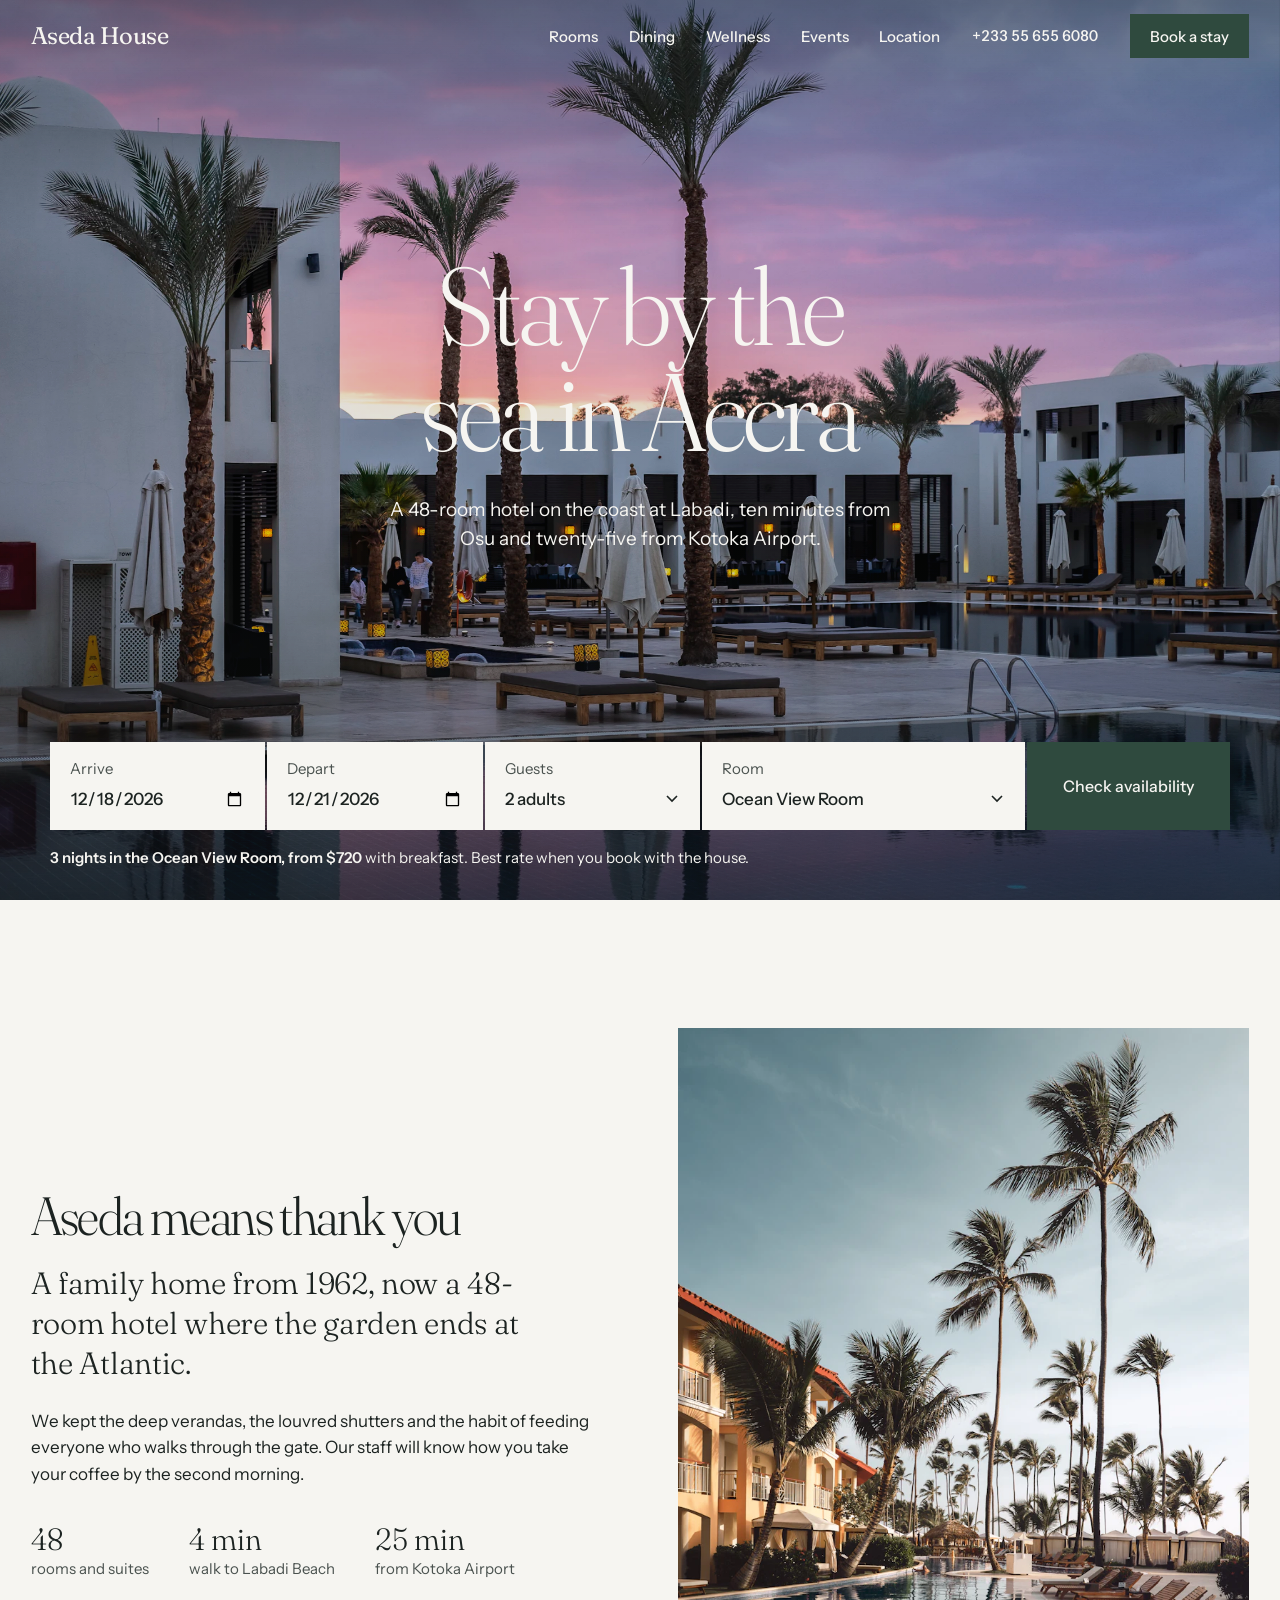
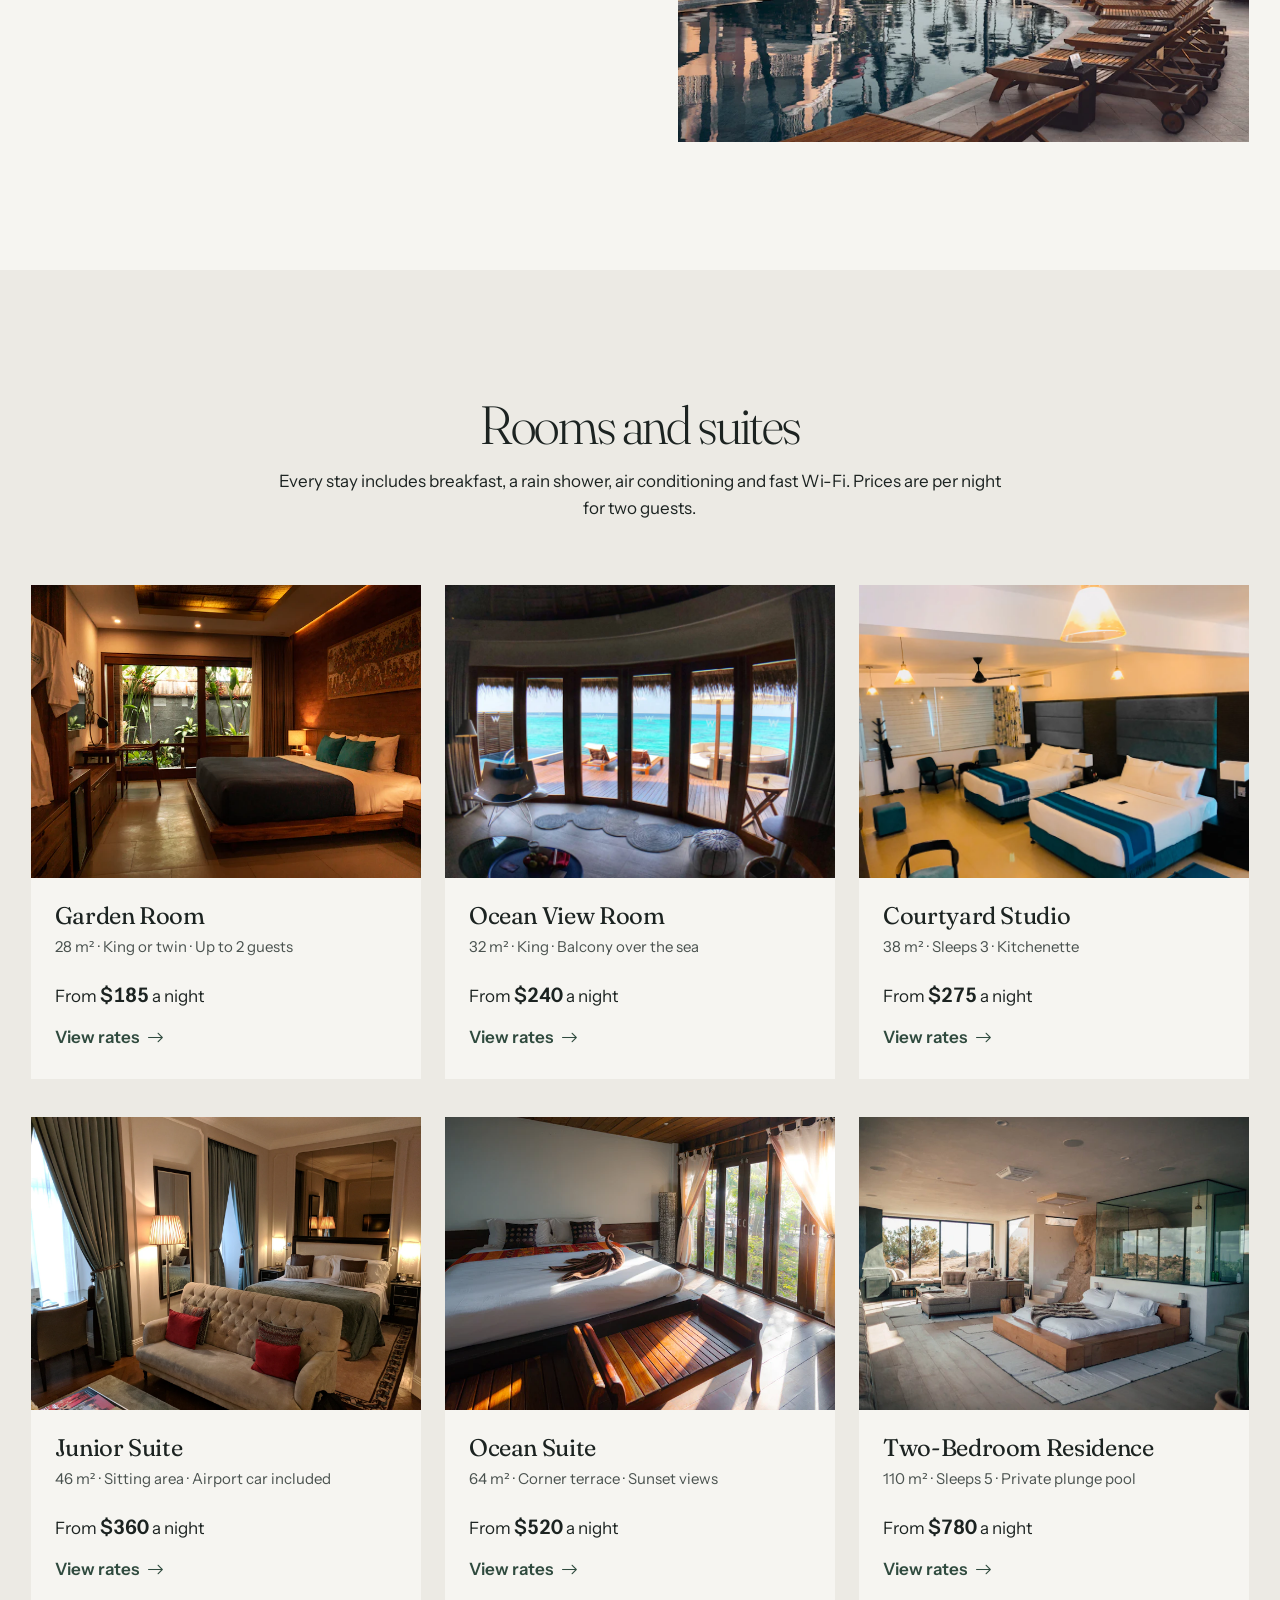
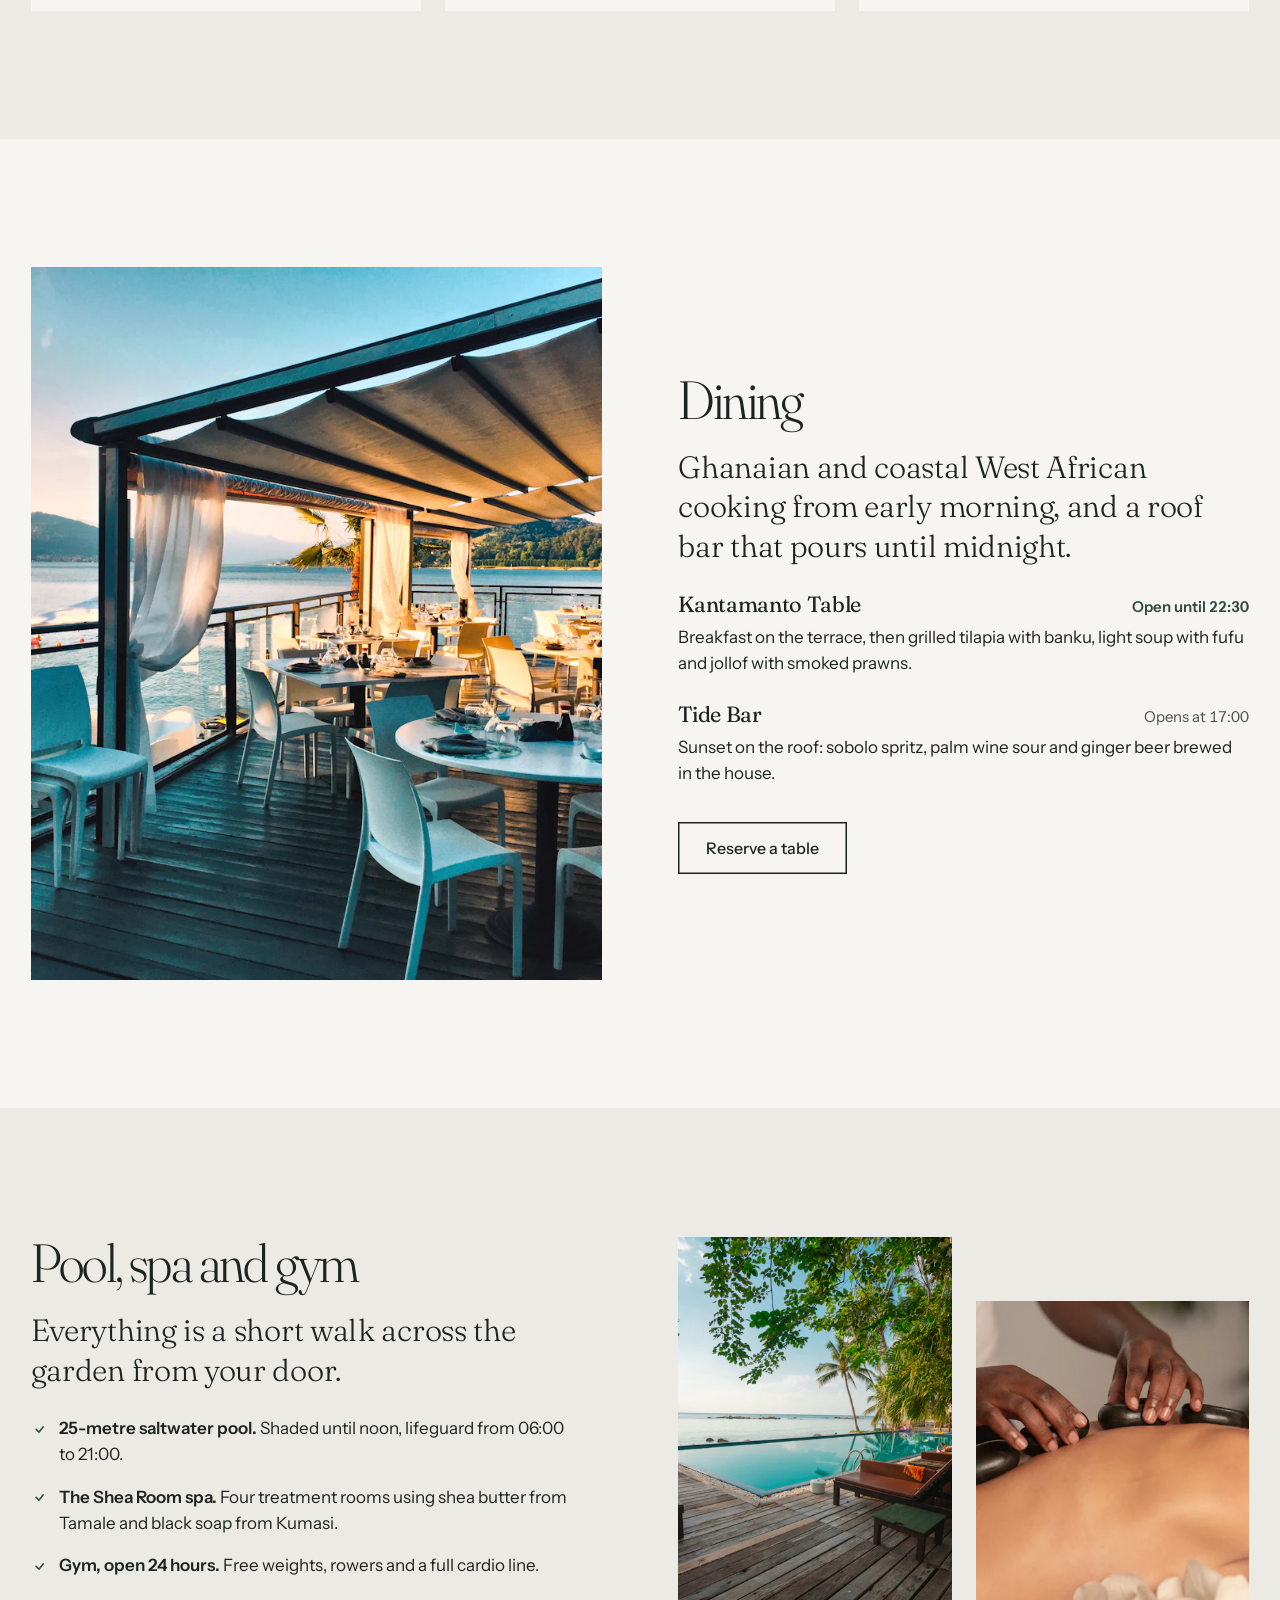
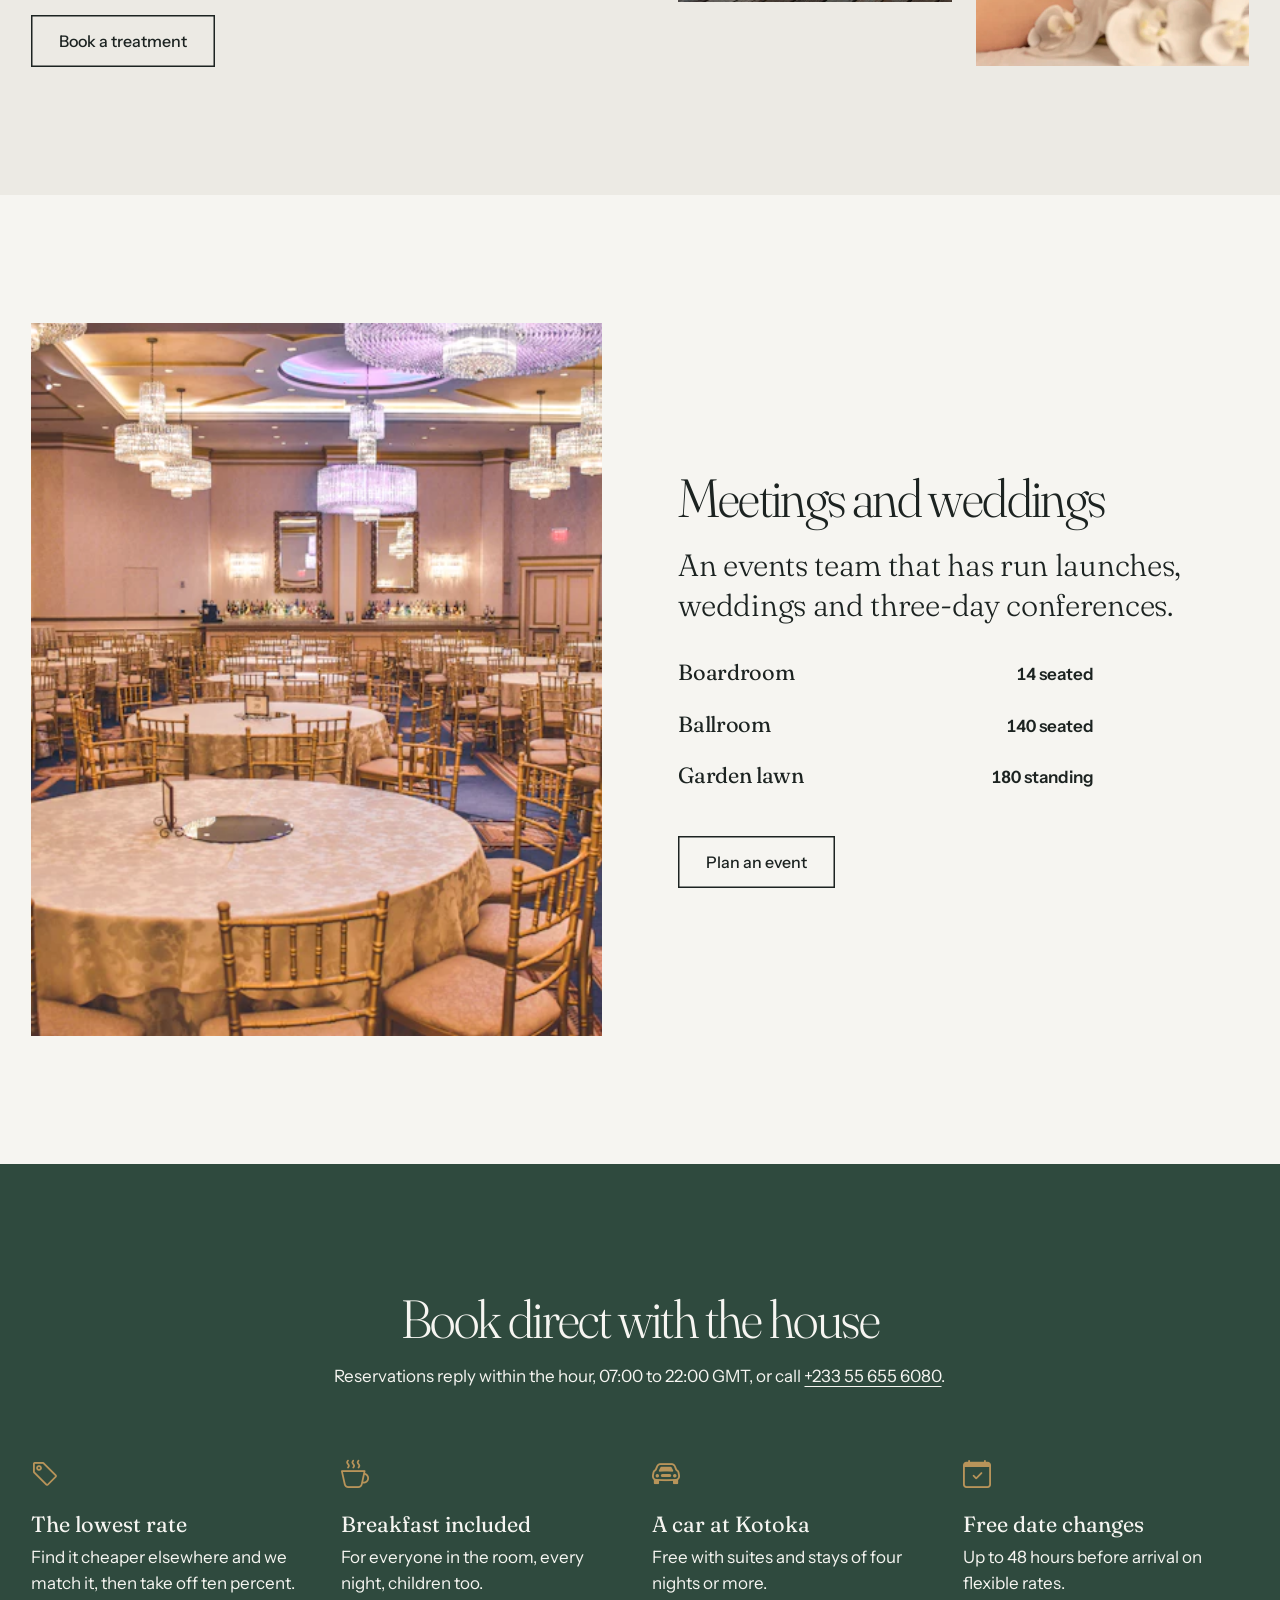
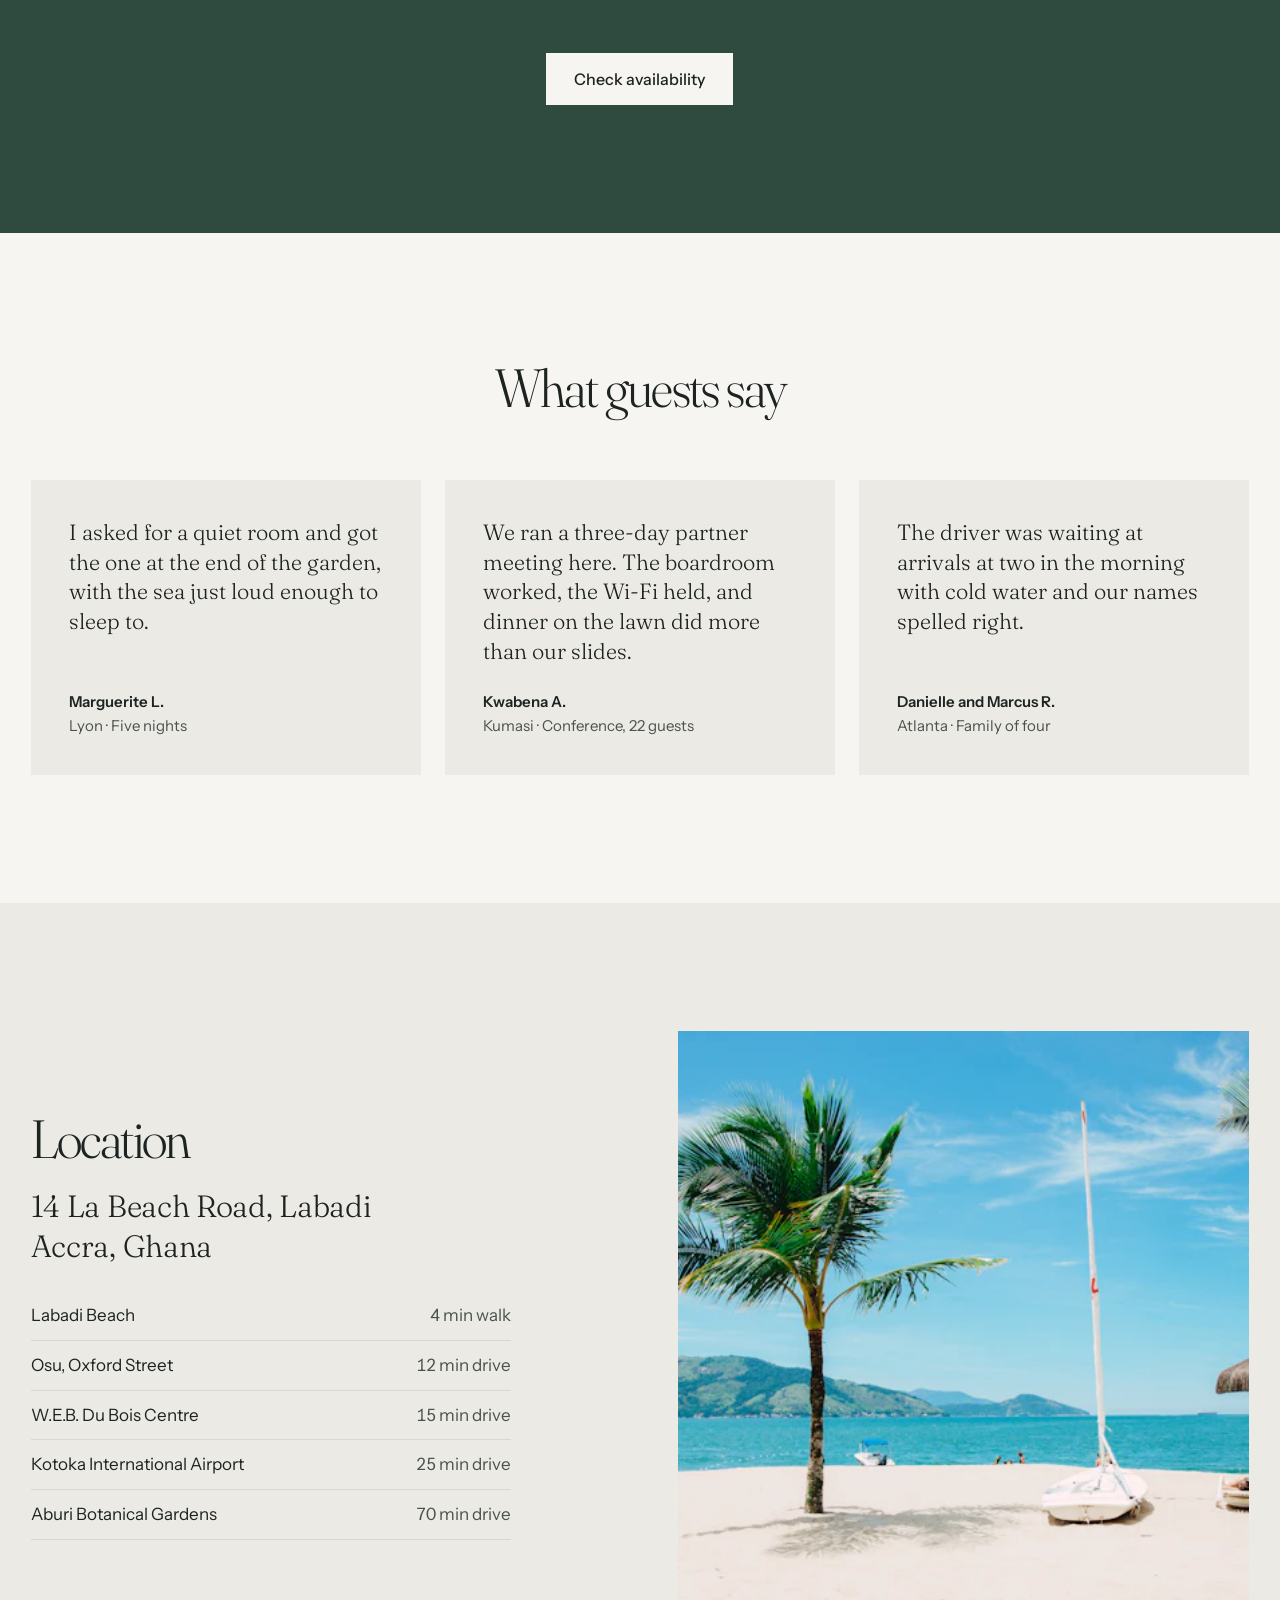
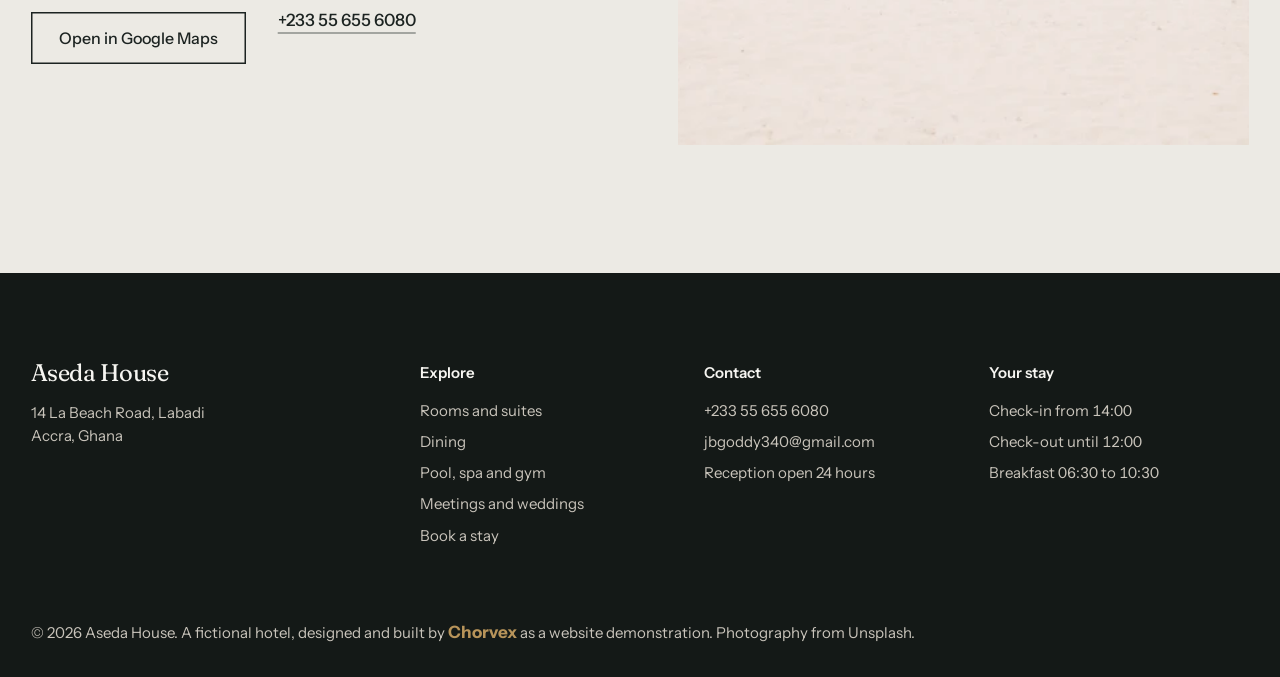
<file: index.html>
<!doctype html>
<html lang="en">
<head>
  <meta charset="utf-8">
  <meta name="viewport" content="width=device-width, initial-scale=1, viewport-fit=cover">
  <title>Aseda House · A coastal hotel in Labadi, Accra</title>
  <meta name="description" content="Aseda House is a 48-room hotel on the coast at Labadi, Accra: rooms and suites by the sea, Kantamanto Table restaurant, a saltwater pool and the Shea Room spa.">
  <meta name="theme-color" content="#F6F5F1">
  <link rel="icon" href="assets/logo/favicon.svg" type="image/svg+xml">

  <link rel="preconnect" href="https://fonts.googleapis.com">
  <link rel="preconnect" href="https://fonts.gstatic.com" crossorigin>
  <link rel="stylesheet" href="https://fonts.googleapis.com/css2?family=Fraunces:opsz,wght,SOFT@9..144,300..500,30&family=Instrument+Sans:wght@400..700&display=swap">
  <link rel="stylesheet" href="https://cdn.jsdelivr.net/npm/bootstrap-icons@1.11.3/font/bootstrap-icons.min.css">

  <link rel="preload" as="image" href="assets/images/hero/dusk-pool-2400.webp" imagesrcset="assets/images/hero/dusk-pool-1200.webp 1200w, assets/images/hero/dusk-pool-2400.webp 2400w" imagesizes="100vw">

  <link rel="stylesheet" href="css/base.css">
  <link rel="stylesheet" href="css/components.css">
  <link rel="stylesheet" href="css/pages.css">
  <link rel="stylesheet" href="css/responsive.css">
  <script>document.documentElement.classList.add('js');</script>
</head>
<body class="page-home">
  <a class="skip-link" href="#main">Skip to content</a>

  <!-- Site header: clear over the hero, then a solid bar -->
  <header class="site-header is-clear" data-header>
    <div class="site-header__inner">
      <a class="wordmark" href="index.html" aria-label="Aseda House, home">Aseda House</a>
      <nav class="site-nav" aria-label="Main">
        <ul class="site-nav__list">
          <li><a href="#rooms">Rooms</a></li>
          <li><a href="#dining">Dining</a></li>
          <li><a href="#wellness">Wellness</a></li>
          <li><a href="#events">Events</a></li>
          <li><a href="#location">Location</a></li>
        </ul>
      </nav>
      <a class="site-header__phone tabular" href="tel:+233556556080">+233 55 655 6080</a>
      <a class="btn btn--accent btn--sm site-header__book" href="#top-booking" data-book-jump>Book a stay</a>
      <button class="menu-toggle" type="button" aria-expanded="false" aria-controls="mobile-menu" data-menu-open>
        <i class="bi bi-list" aria-hidden="true"></i><span class="visually-hidden">Open menu</span>
      </button>
    </div>
  </header>

  <!-- Mobile menu -->
  <div class="mobile-menu" id="mobile-menu" role="dialog" aria-modal="true" aria-label="Menu" hidden>
    <div class="mobile-menu__top">
      <a class="wordmark" href="index.html">Aseda House</a>
      <button class="menu-toggle" type="button" data-menu-close>
        <i class="bi bi-x-lg" aria-hidden="true"></i><span class="visually-hidden">Close menu</span>
      </button>
    </div>
    <nav aria-label="Mobile">
      <ul class="mobile-menu__list">
        <li><a href="#rooms">Rooms and suites</a></li>
        <li><a href="#dining">Dining</a></li>
        <li><a href="#wellness">Wellness</a></li>
          <li><a href="#events">Events</a></li>
        <li><a href="#location">Location</a></li>
        <li><a href="#reviews">Reviews</a></li>
      </ul>
    </nav>
    <div class="mobile-menu__foot">
      <a class="btn btn--accent btn--block" href="#top-booking">Book a stay</a>
      <a class="mobile-menu__phone" href="tel:+233556556080">+233 55 655 6080</a>
    </div>
  </div>

  <main id="main">

    <!-- ============ Hero ============ -->
    <section class="hero" data-ground="ink" aria-labelledby="hero-title">
      <img class="hero__img"
           src="assets/images/hero/dusk-pool-2400.webp"
           srcset="assets/images/hero/dusk-pool-1200.webp 1200w, assets/images/hero/dusk-pool-2400.webp 2400w"
           sizes="100vw"
           width="2400" height="1600"
           alt="The pool at dusk, still enough to hold the palms and a pink evening sky, with the white walls of the house behind"
           fetchpriority="high">
      <div class="hero__scrim" aria-hidden="true"></div>

      <div class="hero__copy">
        <h1 class="hero__title t-display" id="hero-title">Stay by the sea in&nbsp;Accra</h1>
        <p class="hero__lede">A 48-room hotel on the coast at Labadi, ten minutes from Osu and twenty-five from Kotoka Airport.</p>
      </div>

      <!-- Booking bar: works without script as a plain GET form to the booking page -->
      <form class="booking-bar" id="top-booking" action="booking.html" method="get" aria-label="Check availability" data-booking>
        <div class="booking-bar__field">
          <label for="bk-in">Arrive</label>
          <input id="bk-in" name="checkin" type="date" required data-bk-in>
        </div>
        <div class="booking-bar__field">
          <label for="bk-out">Depart</label>
          <input id="bk-out" name="checkout" type="date" required data-bk-out>
        </div>
        <div class="booking-bar__field">
          <label for="bk-guests">Guests</label>
          <select id="bk-guests" name="guests" data-bk-guests>
            <option value="1">1 adult</option>
            <option value="2" selected>2 adults</option>
            <option value="3">3 guests</option>
            <option value="4">4 guests</option>
            <option value="5">5 guests</option>
          </select>
        </div>
        <div class="booking-bar__field booking-bar__field--wide">
          <label for="bk-room">Room</label>
          <select id="bk-room" name="room" data-bk-room>
            <option value="garden-room" data-rate="185" data-max="2">Garden Room</option>
            <option value="ocean-view-room" data-rate="240" data-max="2" selected>Ocean View Room</option>
            <option value="courtyard-studio" data-rate="275" data-max="3">Courtyard Studio</option>
            <option value="junior-suite" data-rate="360" data-max="3">Junior Suite</option>
            <option value="ocean-suite" data-rate="520" data-max="3">Ocean Suite</option>
            <option value="residence" data-rate="780" data-max="5">Two-Bedroom Residence</option>
          </select>
        </div>
        <button class="btn btn--accent booking-bar__submit" type="submit">Check availability</button>
        <p class="booking-bar__quote" aria-live="polite" data-bk-quote>Best rate, breakfast included, when you book with the house.</p>
      </form>
    </section>

    <!-- ============ Welcome ============ -->
    <section class="section" id="welcome" aria-labelledby="welcome-title">
      <div class="container split">
        <div class="split__text">
          <h2 class="t-h2" id="welcome-title" data-reveal>Aseda means thank you</h2>
          <p class="lead" data-reveal style="--i:1">A family home from 1962, now a 48-room hotel where the garden ends at the Atlantic.</p>
          <p data-reveal style="--i:2">We kept the deep verandas, the louvred shutters and the habit of feeding everyone who walks through the gate. Our staff will know how you take your coffee by the second morning.</p>
          <dl class="facts" data-reveal style="--i:3">
            <div><dt>48</dt><dd>rooms and suites</dd></div>
            <div><dt>4 min</dt><dd>walk to Labadi Beach</dd></div>
            <div><dt>25 min</dt><dd>from Kotoka Airport</dd></div>
          </dl>
        </div>
        <figure class="split__media" data-reveal style="--i:1">
          <img src="assets/images/exterior/palms-facade-1400.webp"
               srcset="assets/images/exterior/palms-facade-800.webp 800w, assets/images/exterior/palms-facade-1400.webp 1400w"
               sizes="(min-width: 960px) 50vw, 100vw" width="1400" height="933" loading="lazy"
               alt="Royal palms rising above the pool terrace and the long white wing of guest rooms">
        </figure>
      </div>
    </section>

    <!-- ============ Rooms ============ -->
    <section class="section section--tint" id="rooms" aria-labelledby="rooms-title">
      <div class="container">
        <div class="section-head">
          <h2 class="t-h2" id="rooms-title" data-reveal>Rooms and suites</h2>
          <p data-reveal style="--i:1">Every stay includes breakfast, a rain shower, air conditioning and fast Wi-Fi. Prices are per night for two guests.</p>
        </div>
        <ul class="room-grid">
          <li class="room-card" data-reveal>
            <a href="booking.html?room=garden-room">
              <figure class="room-card__img"><img src="assets/images/rooms/garden-room-800.webp" width="800" height="533" loading="lazy" alt="Garden Room: a timber-framed bed under warm lamps, louvred doors to the garden"></figure>
              <div class="room-card__body">
                <h3 class="room-card__name">Garden Room</h3>
                <p class="room-card__meta">28 m² · King or twin · Up to 2 guests</p>
                <p class="room-card__price">From <strong class="tabular">$185</strong> a night</p>
                <span class="room-card__cta">View rates <i class="bi bi-arrow-right" aria-hidden="true"></i></span>
              </div>
            </a>
          </li>
          <li class="room-card" data-reveal style="--i:1">
            <a href="booking.html?room=ocean-view-room">
              <figure class="room-card__img"><img src="assets/images/rooms/ocean-view-room-800.webp" width="800" height="533" loading="lazy" alt="Ocean View Room: round-topped windows open onto the sea, the bed facing the view"></figure>
              <div class="room-card__body">
                <h3 class="room-card__name">Ocean View Room</h3>
                <p class="room-card__meta">32 m² · King · Balcony over the sea</p>
                <p class="room-card__price">From <strong class="tabular">$240</strong> a night</p>
                <span class="room-card__cta">View rates <i class="bi bi-arrow-right" aria-hidden="true"></i></span>
              </div>
            </a>
          </li>
          <li class="room-card" data-reveal style="--i:2">
            <a href="booking.html?room=courtyard-studio">
              <figure class="room-card__img"><img src="assets/images/rooms/courtyard-studio-800.webp" width="800" height="533" loading="lazy" alt="Courtyard Studio: two beds and a work table in a bright room with a timber ceiling"></figure>
              <div class="room-card__body">
                <h3 class="room-card__name">Courtyard Studio</h3>
                <p class="room-card__meta">38 m² · Sleeps 3 · Kitchenette</p>
                <p class="room-card__price">From <strong class="tabular">$275</strong> a night</p>
                <span class="room-card__cta">View rates <i class="bi bi-arrow-right" aria-hidden="true"></i></span>
              </div>
            </a>
          </li>
          <li class="room-card" data-reveal>
            <a href="booking.html?room=junior-suite">
              <figure class="room-card__img"><img src="assets/images/rooms/junior-suite-1400.webp" width="1400" height="933" loading="lazy" alt="Junior Suite: a tufted sofa at the foot of a wide bed, tall curtains drawn back"></figure>
              <div class="room-card__body">
                <h3 class="room-card__name">Junior Suite</h3>
                <p class="room-card__meta">46 m² · Sitting area · Airport car included</p>
                <p class="room-card__price">From <strong class="tabular">$360</strong> a night</p>
                <span class="room-card__cta">View rates <i class="bi bi-arrow-right" aria-hidden="true"></i></span>
              </div>
            </a>
          </li>
          <li class="room-card" data-reveal style="--i:1">
            <a href="booking.html?room=ocean-suite">
              <figure class="room-card__img"><img src="assets/images/rooms/ocean-suite-800.webp" width="800" height="533" loading="lazy" alt="Ocean Suite: folding timber doors open the bedroom to the terrace and the sea"></figure>
              <div class="room-card__body">
                <h3 class="room-card__name">Ocean Suite</h3>
                <p class="room-card__meta">64 m² · Corner terrace · Sunset views</p>
                <p class="room-card__price">From <strong class="tabular">$520</strong> a night</p>
                <span class="room-card__cta">View rates <i class="bi bi-arrow-right" aria-hidden="true"></i></span>
              </div>
            </a>
          </li>
          <li class="room-card" data-reveal style="--i:2">
            <a href="booking.html?room=residence">
              <figure class="room-card__img"><img src="assets/images/rooms/residence-800.webp" width="800" height="533" loading="lazy" alt="Two-Bedroom Residence: a glass-walled main bedroom with a sitting area and timber floor"></figure>
              <div class="room-card__body">
                <h3 class="room-card__name">Two-Bedroom Residence</h3>
                <p class="room-card__meta">110 m² · Sleeps 5 · Private plunge pool</p>
                <p class="room-card__price">From <strong class="tabular">$780</strong> a night</p>
                <span class="room-card__cta">View rates <i class="bi bi-arrow-right" aria-hidden="true"></i></span>
              </div>
            </a>
          </li>
        </ul>
      </div>
    </section>

    <!-- ============ Dining ============ -->
    <section class="section" id="dining" aria-labelledby="dining-title">
      <div class="container split split--reverse">
        <div class="split__text">
          <h2 class="t-h2" id="dining-title" data-reveal>Dining</h2>
          <p class="lead" data-reveal style="--i:1">Ghanaian and coastal West African cooking from early morning, and a roof bar that pours until midnight.</p>
          <ul class="venues" data-reveal style="--i:2">
            <li class="venue">
              <div class="venue__head">
                <h3 class="venue__name">Kantamanto Table</h3>
                <p class="venue__status" data-live-status="kitchen">06:30 to 22:30</p>
              </div>
              <p>Breakfast on the terrace, then grilled tilapia with banku, light soup with fufu and jollof with smoked prawns.</p>
            </li>
            <li class="venue">
              <div class="venue__head">
                <h3 class="venue__name">Tide Bar</h3>
                <p class="venue__status" data-live-status="bar">17:00 to midnight</p>
              </div>
              <p>Sunset on the roof: sobolo spritz, palm wine sour and ginger beer brewed in the house.</p>
            </li>
          </ul>
          <a class="btn btn--outline" href="mailto:jbgoddy340@gmail.com?subject=Table%20at%20Kantamanto%20Table" data-reveal style="--i:3">Reserve a table</a>
        </div>
        <figure class="split__media" data-reveal>
          <img src="assets/images/dining/terrace-1200.webp"
               srcset="assets/images/dining/terrace-1200.webp 1200w, assets/images/dining/terrace-2000.webp 2000w"
               sizes="(min-width: 960px) 50vw, 100vw" width="1200" height="800" loading="lazy"
               alt="The covered terrace of Kantamanto Table, set for lunch, the sea beyond the rail">
        </figure>
      </div>
    </section>

    <!-- ============ Wellness ============ -->
    <section class="section section--tint" id="wellness" aria-labelledby="wellness-title">
      <div class="container split">
        <div class="split__text">
          <h2 class="t-h2" id="wellness-title" data-reveal>Pool, spa and gym</h2>
          <p class="lead" data-reveal style="--i:1">Everything is a short walk across the garden from your door.</p>
          <ul class="checklist" data-reveal style="--i:2">
            <li><strong>25-metre saltwater pool.</strong> Shaded until noon, lifeguard from 06:00 to 21:00.</li>
            <li><strong>The Shea Room spa.</strong> Four treatment rooms using shea butter from Tamale and black soap from Kumasi.</li>
            <li><strong>Gym, open 24 hours.</strong> Free weights, rowers and a full cardio line.</li>
          </ul>
          <a class="btn btn--outline" href="mailto:jbgoddy340@gmail.com?subject=Spa%20booking" data-reveal style="--i:3">Book a treatment</a>
        </div>
        <div class="split__media split__media--pair" data-reveal style="--i:1">
          <figure><img src="assets/images/wellness/deck-pool-800.webp" width="800" height="533" loading="lazy" alt="A timber deck with loungers beside the pool, the sea beyond the low wall"></figure>
          <figure><img src="assets/images/wellness/hot-stones-800.webp" width="800" height="533" loading="lazy" alt="Warm basalt stones laid along a guest's back during a massage"></figure>
        </div>
      </div>
    </section>

    <!-- ============ Events ============ -->
    <section class="section" id="events" aria-labelledby="events-title">
      <div class="container split split--reverse">
        <div class="split__text">
          <h2 class="t-h2" id="events-title" data-reveal>Meetings and weddings</h2>
          <p class="lead" data-reveal style="--i:1">An events team that has run launches, weddings and three-day conferences.</p>
          <dl class="capacity" data-reveal style="--i:2">
            <div><dt>Boardroom</dt><dd class="tabular">14 seated</dd></div>
            <div><dt>Ballroom</dt><dd class="tabular">140 seated</dd></div>
            <div><dt>Garden lawn</dt><dd class="tabular">180 standing</dd></div>
          </dl>
          <a class="btn btn--outline" href="mailto:jbgoddy340@gmail.com?subject=Event%20enquiry" data-reveal style="--i:3">Plan an event</a>
        </div>
        <figure class="split__media" data-reveal>
          <img src="assets/images/events/banquet-1400.webp"
               srcset="assets/images/events/banquet-800.webp 800w, assets/images/events/banquet-1400.webp 1400w"
               sizes="(min-width: 960px) 50vw, 100vw" width="1400" height="933" loading="lazy"
               alt="Round tables laid for a wedding dinner under chandeliers in the ballroom">
        </figure>
      </div>
    </section>

    <!-- ============ Book direct ============ -->
    <section class="section section--dark" id="book-direct" aria-labelledby="direct-title">
      <div class="container">
        <div class="section-head">
          <h2 class="t-h2" id="direct-title" data-reveal>Book direct with the house</h2>
          <p data-reveal style="--i:1">Reservations reply within the hour, 07:00 to 22:00 GMT, or call <a href="tel:+233556556080">+233 55 655 6080</a>.</p>
        </div>
        <ul class="perks">
          <li data-reveal><i class="bi bi-tag" aria-hidden="true"></i><strong>The lowest rate</strong>Find it cheaper elsewhere and we match it, then take off ten percent.</li>
          <li data-reveal style="--i:1"><i class="bi bi-cup-hot" aria-hidden="true"></i><strong>Breakfast included</strong>For everyone in the room, every night, children too.</li>
          <li data-reveal style="--i:2"><i class="bi bi-car-front" aria-hidden="true"></i><strong>A car at Kotoka</strong>Free with suites and stays of four nights or more.</li>
          <li data-reveal style="--i:3"><i class="bi bi-calendar-check" aria-hidden="true"></i><strong>Free date changes</strong>Up to 48 hours before arrival on flexible rates.</li>
        </ul>
        <div class="section-foot" data-reveal>
          <a class="btn btn--light" href="booking.html">Check availability</a>
        </div>
      </div>
    </section>

    <!-- ============ Reviews ============ -->
    <section class="section" id="reviews" aria-labelledby="reviews-title">
      <div class="container">
        <div class="section-head">
          <h2 class="t-h2" id="reviews-title" data-reveal>What guests say</h2>
        </div>
        <div class="reviews">
          <figure class="review" data-reveal>
            <blockquote><p>I asked for a quiet room and got the one at the end of the garden, with the sea just loud enough to sleep to.</p></blockquote>
            <figcaption><strong>Marguerite L.</strong> Lyon · Five nights</figcaption>
          </figure>
          <figure class="review" data-reveal style="--i:1">
            <blockquote><p>We ran a three-day partner meeting here. The boardroom worked, the Wi-Fi held, and dinner on the lawn did more than our slides.</p></blockquote>
            <figcaption><strong>Kwabena A.</strong> Kumasi · Conference, 22 guests</figcaption>
          </figure>
          <figure class="review" data-reveal style="--i:2">
            <blockquote><p>The driver was waiting at arrivals at two in the morning with cold water and our names spelled right.</p></blockquote>
            <figcaption><strong>Danielle and Marcus R.</strong> Atlanta · Family of four</figcaption>
          </figure>
        </div>
      </div>
    </section>

    <!-- ============ Location ============ -->
    <section class="section section--tint" id="location" aria-labelledby="location-title">
      <div class="container split">
        <div class="split__text">
          <h2 class="t-h2" id="location-title" data-reveal>Location</h2>
          <address class="lead" data-reveal style="--i:1">14 La Beach Road, Labadi<br>Accra, Ghana</address>
          <table class="distances" data-reveal style="--i:2">
            <caption class="visually-hidden">Travel times from Aseda House</caption>
            <tbody>
              <tr><th scope="row">Labadi Beach</th><td class="tabular">4 min walk</td></tr>
              <tr><th scope="row">Osu, Oxford Street</th><td class="tabular">12 min drive</td></tr>
              <tr><th scope="row">W.E.B. Du Bois Centre</th><td class="tabular">15 min drive</td></tr>
              <tr><th scope="row">Kotoka International Airport</th><td class="tabular">25 min drive</td></tr>
              <tr><th scope="row">Aburi Botanical Gardens</th><td class="tabular">70 min drive</td></tr>
            </tbody>
          </table>
          <div class="button-row" data-reveal style="--i:3">
            <a class="btn btn--outline" href="https://www.google.com/maps/search/?api=1&amp;query=La+Beach+Road+Labadi+Accra" target="_blank" rel="noopener">Open in Google Maps</a>
            <a class="link-arrow" href="tel:+233556556080">+233 55 655 6080</a>
          </div>
        </div>
        <figure class="split__media" data-reveal style="--i:1">
          <img src="assets/images/exterior/beach-palm-1400.webp"
               srcset="assets/images/exterior/beach-palm-800.webp 800w, assets/images/exterior/beach-palm-1400.webp 1400w"
               sizes="(min-width: 960px) 50vw, 100vw" width="1400" height="933" loading="lazy"
               alt="A single palm leaning over pale sand and a calm turquoise sea">
        </figure>
      </div>
    </section>

  </main>

  <!-- ============ Footer ============ -->
  <footer class="site-footer">
    <div class="container site-footer__cols">
      <div>
        <p class="wordmark site-footer__brand">Aseda House</p>
        <address>14 La Beach Road, Labadi<br>Accra, Ghana</address>
      </div>
      <nav aria-label="Footer">
        <p class="site-footer__head">Explore</p>
        <ul>
          <li><a href="index.html#rooms">Rooms and suites</a></li>
          <li><a href="index.html#dining">Dining</a></li>
          <li><a href="index.html#wellness">Pool, spa and gym</a></li>
          <li><a href="index.html#events">Meetings and weddings</a></li>
          <li><a href="booking.html">Book a stay</a></li>
        </ul>
      </nav>
      <div>
        <p class="site-footer__head">Contact</p>
        <ul>
          <li><a href="tel:+233556556080">+233 55 655 6080</a></li>
          <li><a href="mailto:jbgoddy340@gmail.com">jbgoddy340@gmail.com</a></li>
          <li>Reception open 24 hours</li>
        </ul>
      </div>
      <div>
        <p class="site-footer__head">Your stay</p>
        <ul class="tabular">
          <li>Check-in from 14:00</li>
          <li>Check-out until 12:00</li>
          <li>Breakfast 06:30 to 10:30</li>
        </ul>
      </div>
    </div>
    <div class="container site-footer__legal">
      <p>© 2026 Aseda House. A fictional hotel, designed and built by <a class="site-footer__credit" href="https://www.tiktok.com/@.chorvex" target="_blank" rel="noopener">Chorvex</a> as a website demonstration. Photography from Unsplash.</p>
    </div>
  </footer>
  <script src="js/main.js" defer></script>
</body>
</html>
</file>
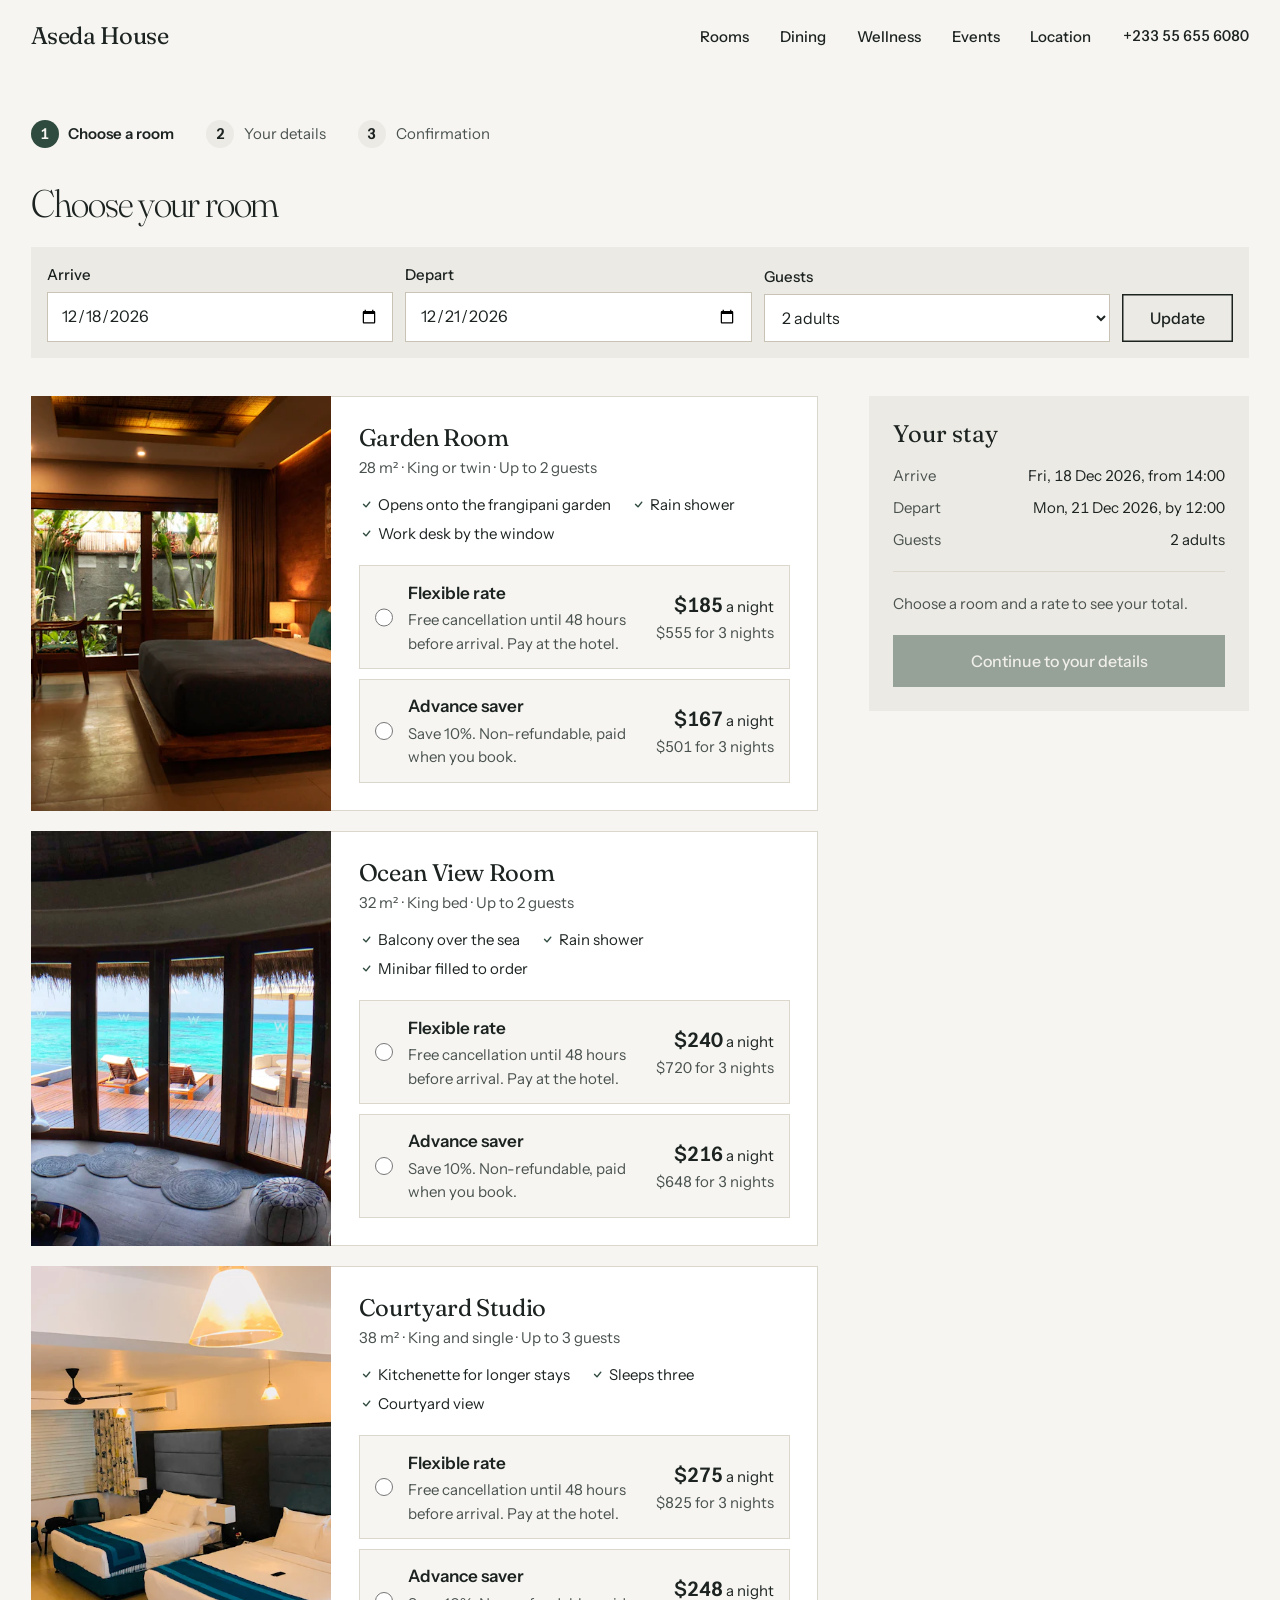
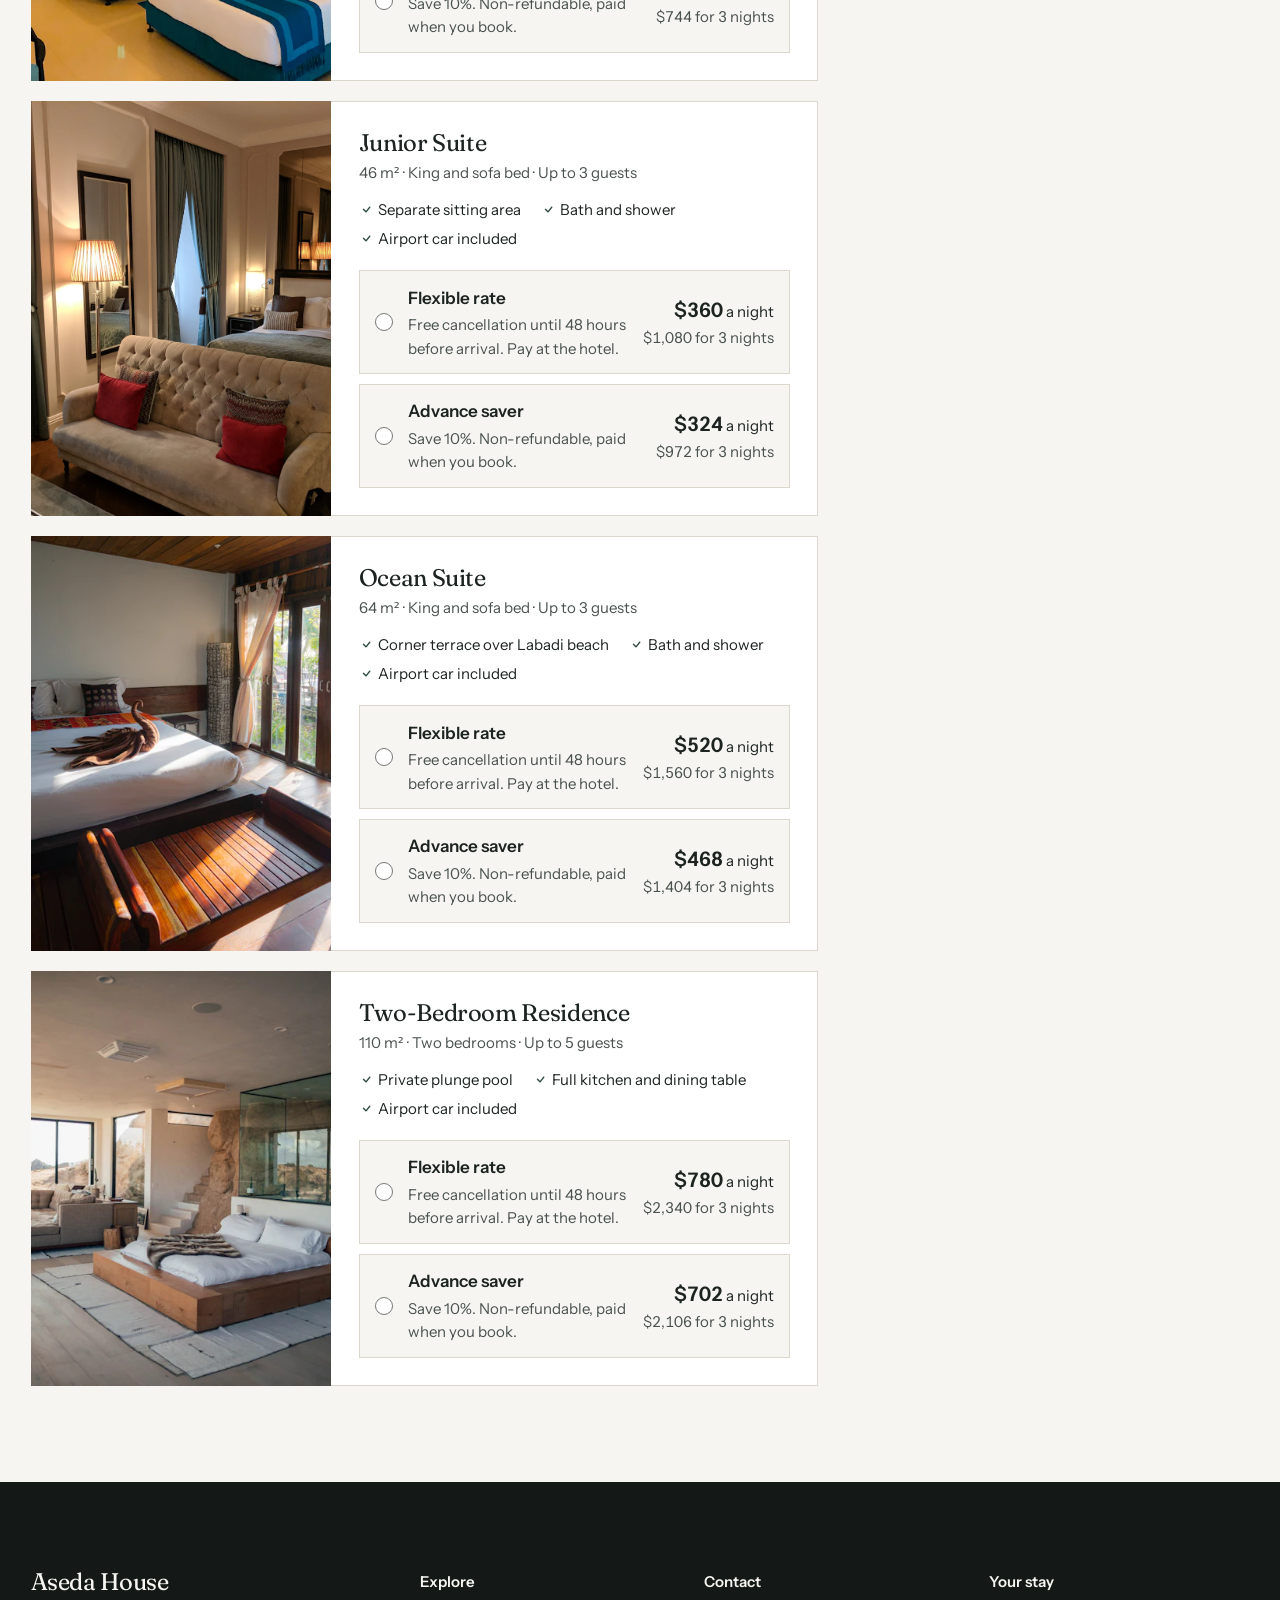
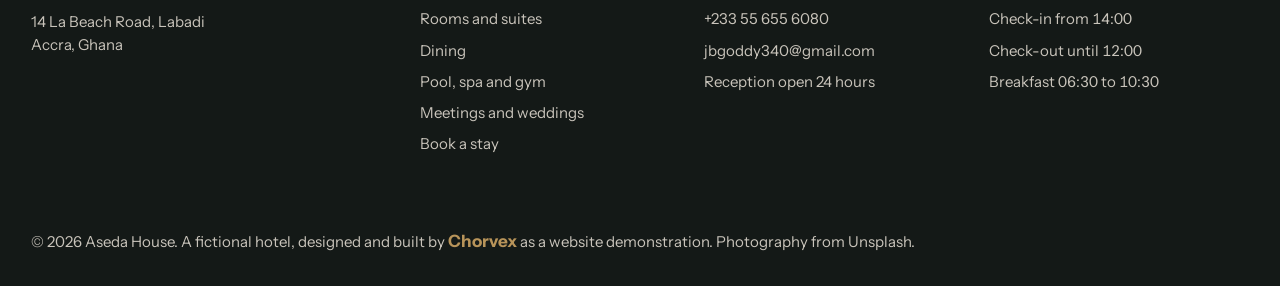
<file: booking.html>
<!doctype html>
<html lang="en">
<head>
  <meta charset="utf-8">
  <meta name="viewport" content="width=device-width, initial-scale=1, viewport-fit=cover">
  <title>Choose your room · Aseda House</title>
  <meta name="description" content="Check availability and book a room or suite at Aseda House, Labadi, Accra. Best rate and breakfast included when you book direct.">
  <meta name="theme-color" content="#F6F5F1">
  <link rel="icon" href="assets/logo/favicon.svg" type="image/svg+xml">
  <link rel="preconnect" href="https://fonts.googleapis.com">
  <link rel="preconnect" href="https://fonts.gstatic.com" crossorigin>
  <link rel="stylesheet" href="https://fonts.googleapis.com/css2?family=Fraunces:opsz,wght,SOFT@9..144,300..500,30&family=Instrument+Sans:wght@400..700&display=swap">
  <link rel="stylesheet" href="https://cdn.jsdelivr.net/npm/bootstrap-icons@1.11.3/font/bootstrap-icons.min.css">
  <link rel="stylesheet" href="css/base.css">
  <link rel="stylesheet" href="css/components.css">
  <link rel="stylesheet" href="css/responsive.css">
  <link rel="stylesheet" href="css/booking.css">
  <script>document.documentElement.classList.add('js');</script>
</head>
<body class="page-booking">
  <a class="skip-link" href="#main">Skip to content</a>

  <header class="site-header" data-header>
    <div class="site-header__inner">
      <a class="wordmark" href="index.html" aria-label="Aseda House, home">Aseda House</a>
      <nav class="site-nav" aria-label="Main">
        <ul class="site-nav__list">
          <li><a href="index.html#rooms">Rooms</a></li>
          <li><a href="index.html#dining">Dining</a></li>
          <li><a href="index.html#wellness">Wellness</a></li>
          <li><a href="index.html#events">Events</a></li>
          <li><a href="index.html#location">Location</a></li>
        </ul>
      </nav>
      <a class="site-header__phone tabular" href="tel:+233556556080">+233 55 655 6080</a>
      <button class="menu-toggle" type="button" aria-expanded="false" aria-controls="mobile-menu" data-menu-open>
        <i class="bi bi-list" aria-hidden="true"></i><span class="visually-hidden">Open menu</span>
      </button>
    </div>
  </header>

  <div class="mobile-menu" id="mobile-menu" role="dialog" aria-modal="true" aria-label="Menu" hidden>
    <div class="mobile-menu__top">
      <a class="wordmark" href="index.html">Aseda House</a>
      <button class="menu-toggle" type="button" data-menu-close>
        <i class="bi bi-x-lg" aria-hidden="true"></i><span class="visually-hidden">Close menu</span>
      </button>
    </div>
    <nav aria-label="Mobile">
      <ul class="mobile-menu__list">
        <li><a href="index.html">Home</a></li>
        <li><a href="index.html#rooms">Rooms and suites</a></li>
        <li><a href="index.html#dining">Dining</a></li>
        <li><a href="index.html#wellness">Wellness</a></li>
        <li><a href="index.html#location">Location</a></li>
      </ul>
    </nav>
    <div class="mobile-menu__foot">
      <a class="mobile-menu__phone" href="tel:+233556556080">+233 55 655 6080</a>
    </div>
  </div>

  <main id="main" class="flow">
    <div class="container">
      <ol class="steps" aria-label="Booking steps">
        <li class="is-current" aria-current="step"><span>Choose a room</span></li>
        <li><span>Your details</span></li>
        <li><span>Confirmation</span></li>
      </ol>

      <h1 class="t-h2 flow__title">Choose your room</h1>

      <form class="search" action="booking.html" method="get" data-search aria-label="Change your dates">
        <div class="search__field">
          <label for="s-in">Arrive</label>
          <input id="s-in" name="checkin" type="date" required>
        </div>
        <div class="search__field">
          <label for="s-out">Depart</label>
          <input id="s-out" name="checkout" type="date" required>
        </div>
        <div class="search__field">
          <label for="s-guests">Guests</label>
          <select id="s-guests" name="guests">
            <option value="1">1 adult</option>
            <option value="2" selected>2 adults</option>
            <option value="3">3 guests</option>
            <option value="4">4 guests</option>
            <option value="5">5 guests</option>
          </select>
        </div>
        <button class="btn btn--outline search__submit" type="submit">Update</button>
      </form>

      <div class="flow__layout">
        <div class="room-list" data-room-list tabindex="-1" aria-label="Available rooms" aria-live="polite">
          <noscript>
            <div class="notice">
              <h2 class="t-h3">Book by phone or email</h2>
              <p>Online booking needs JavaScript. Call <a href="tel:+233556556080">+233 55 655 6080</a> or write to <a href="mailto:jbgoddy340@gmail.com">jbgoddy340@gmail.com</a> with your dates and we will reply within the hour.</p>
            </div>
          </noscript>
        </div>
        <aside class="summary" data-summary aria-label="Your stay"></aside>
      </div>
    </div>

    <div class="mobile-bar" data-mobile-bar hidden>
      <div>
        <p class="mobile-bar__total" data-mobile-total></p>
        <p class="mobile-bar__detail" data-mobile-detail></p>
      </div>
      <a class="btn btn--accent" href="checkout.html">Continue</a>
    </div>
  </main>

  <!-- ============ Footer ============ -->
  <footer class="site-footer">
    <div class="container site-footer__cols">
      <div>
        <p class="wordmark site-footer__brand">Aseda House</p>
        <address>14 La Beach Road, Labadi<br>Accra, Ghana</address>
      </div>
      <nav aria-label="Footer">
        <p class="site-footer__head">Explore</p>
        <ul>
          <li><a href="index.html#rooms">Rooms and suites</a></li>
          <li><a href="index.html#dining">Dining</a></li>
          <li><a href="index.html#wellness">Pool, spa and gym</a></li>
          <li><a href="index.html#events">Meetings and weddings</a></li>
          <li><a href="booking.html">Book a stay</a></li>
        </ul>
      </nav>
      <div>
        <p class="site-footer__head">Contact</p>
        <ul>
          <li><a href="tel:+233556556080">+233 55 655 6080</a></li>
          <li><a href="mailto:jbgoddy340@gmail.com">jbgoddy340@gmail.com</a></li>
          <li>Reception open 24 hours</li>
        </ul>
      </div>
      <div>
        <p class="site-footer__head">Your stay</p>
        <ul class="tabular">
          <li>Check-in from 14:00</li>
          <li>Check-out until 12:00</li>
          <li>Breakfast 06:30 to 10:30</li>
        </ul>
      </div>
    </div>
    <div class="container site-footer__legal">
      <p>© 2026 Aseda House. A fictional hotel, designed and built by <a class="site-footer__credit" href="https://www.tiktok.com/@.chorvex" target="_blank" rel="noopener">Chorvex</a> as a website demonstration. Photography from Unsplash.</p>
    </div>
  </footer>
  <script src="js/main.js" defer></script>
  <script src="js/booking.js" defer></script>
</body>
</html>
</file>
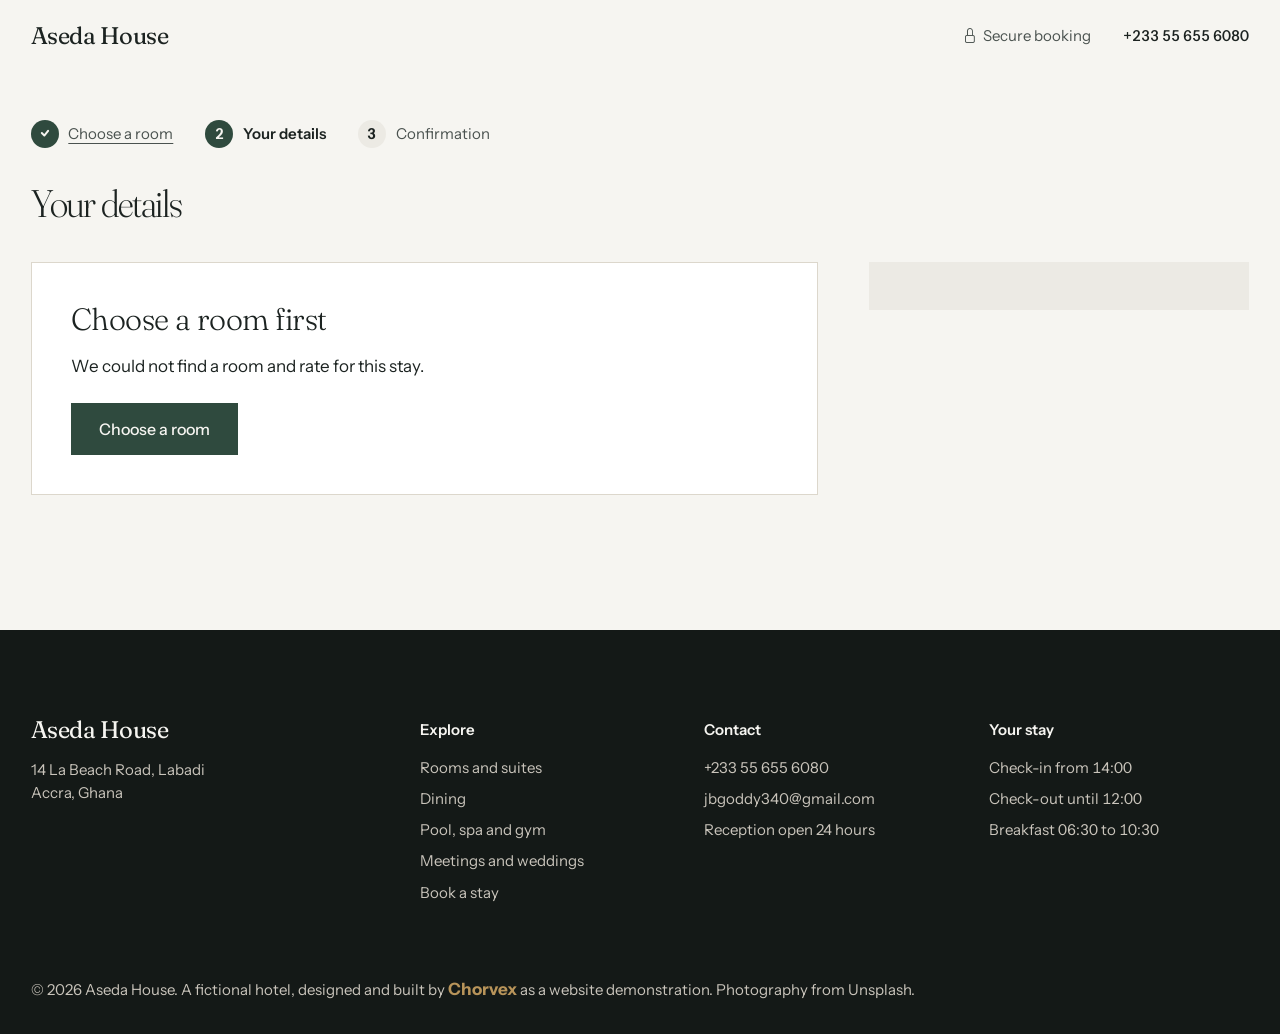
<file: checkout.html>
<!doctype html>
<html lang="en">
<head>
  <meta charset="utf-8">
  <meta name="viewport" content="width=device-width, initial-scale=1, viewport-fit=cover">
  <title>Your details · Aseda House</title>
  <meta name="description" content="Complete your reservation at Aseda House, Labadi, Accra.">
  <meta name="robots" content="noindex">
  <meta name="theme-color" content="#F6F5F1">
  <link rel="icon" href="assets/logo/favicon.svg" type="image/svg+xml">
  <link rel="preconnect" href="https://fonts.googleapis.com">
  <link rel="preconnect" href="https://fonts.gstatic.com" crossorigin>
  <link rel="stylesheet" href="https://fonts.googleapis.com/css2?family=Fraunces:opsz,wght,SOFT@9..144,300..500,30&family=Instrument+Sans:wght@400..700&display=swap">
  <link rel="stylesheet" href="https://cdn.jsdelivr.net/npm/bootstrap-icons@1.11.3/font/bootstrap-icons.min.css">
  <link rel="stylesheet" href="css/base.css">
  <link rel="stylesheet" href="css/components.css">
  <link rel="stylesheet" href="css/responsive.css">
  <link rel="stylesheet" href="css/booking.css">
  <script>document.documentElement.classList.add('js');</script>
</head>
<body class="page-booking">
  <a class="skip-link" href="#main">Skip to content</a>

  <header class="site-header" data-header>
    <div class="site-header__inner">
      <a class="wordmark" href="index.html" aria-label="Aseda House, home">Aseda House</a>
      <p class="site-header__secure"><i class="bi bi-lock" aria-hidden="true"></i> Secure booking</p>
      <a class="site-header__phone tabular" href="tel:+233556556080">+233 55 655 6080</a>
    </div>
  </header>

  <main id="main" class="flow">
    <div class="container">
      <ol class="steps" aria-label="Booking steps">
        <li class="is-done"><a href="booking.html" data-back>Choose a room</a></li>
        <li class="is-current" aria-current="step"><span>Your details</span></li>
        <li><span>Confirmation</span></li>
      </ol>

      <h1 class="t-h2 flow__title" data-page-title>Your details</h1>

      <div class="flow__layout">
        <div data-checkout-body>
          <form class="checkout" data-checkout novalidate>

            <fieldset class="panel">
              <legend class="panel__title">Who is staying</legend>
              <div class="fields">
                <div class="field">
                  <label for="c-first">First name</label>
                  <input id="c-first" name="firstName" autocomplete="given-name" required>
                </div>
                <div class="field">
                  <label for="c-last">Last name</label>
                  <input id="c-last" name="lastName" autocomplete="family-name" required>
                </div>
                <div class="field">
                  <label for="c-email">Email</label>
                  <input id="c-email" name="email" type="email" autocomplete="email" required aria-describedby="c-email-hint">
                  <p class="field__hint" id="c-email-hint">Your confirmation goes here.</p>
                </div>
                <div class="field">
                  <label for="c-phone">Phone, with country code</label>
                  <input id="c-phone" name="phone" type="tel" autocomplete="tel" inputmode="tel" placeholder="+233 24 000 0000" required>
                </div>
                <div class="field field--wide">
                  <label for="c-country">Country of residence</label>
                  <select id="c-country" name="country" autocomplete="country-name" required>
                    <option value="">Choose a country</option>
                    <option>Ghana</option>
                    <option>Nigeria</option>
                    <option>Côte d’Ivoire</option>
                    <option>Togo</option>
                    <option>South Africa</option>
                    <option>Kenya</option>
                    <option>United Kingdom</option>
                    <option>United States</option>
                    <option>Canada</option>
                    <option>France</option>
                    <option>Germany</option>
                    <option>Netherlands</option>
                    <option>China</option>
                    <option>India</option>
                    <option>United Arab Emirates</option>
                    <option>Another country</option>
                  </select>
                </div>
              </div>
            </fieldset>

            <fieldset class="panel">
              <legend class="panel__title">Your arrival</legend>
              <div class="fields">
                <div class="field field--wide">
                  <label for="c-arrival">Expected arrival time</label>
                  <select id="c-arrival" name="arrival">
                    <option value="">I don’t know yet</option>
                    <option>Before 14:00 (early check-in on request)</option>
                    <option>14:00 to 17:00</option>
                    <option>17:00 to 20:00</option>
                    <option>20:00 to midnight</option>
                    <option>After midnight</option>
                  </select>
                </div>
              </div>
              <label class="choice">
                <input type="checkbox" name="pickup" value="yes">
                <span class="choice__text">
                  <span class="choice__name">Pick me up at Kotoka Airport</span>
                  <span class="choice__terms">Our driver meets you at arrivals. 25 minutes to the house.</span>
                </span>
                <span class="choice__price" data-pickup-price></span>
              </label>
              <div class="field field--wide" data-flight hidden>
                <label for="c-flight">Flight number</label>
                <input id="c-flight" name="flight" autocomplete="off" placeholder="For example KQ 510">
              </div>
            </fieldset>

            <fieldset class="panel">
              <legend class="panel__title">Special requests</legend>
              <div class="field field--wide">
                <label for="c-requests">Anything we should prepare? <span class="field__optional">Optional</span></label>
                <textarea id="c-requests" name="requests" rows="4" placeholder="A cot, a quiet room, dietary needs, a celebration…"></textarea>
              </div>
            </fieldset>

            <fieldset class="panel">
              <legend class="panel__title">How you would like to pay</legend>
              <label class="choice">
                <input type="radio" name="payment" value="hotel" checked>
                <span class="choice__text">
                  <span class="choice__name">Pay at the hotel</span>
                  <span class="choice__terms" data-pay-hotel-note>Nothing is charged today. Pay by card, Mobile Money or cash when you arrive.</span>
                </span>
              </label>
              <label class="choice">
                <input type="radio" name="payment" value="now">
                <span class="choice__text">
                  <span class="choice__name">Pay now by card or Mobile Money</span>
                  <span class="choice__terms">We email you a secure payment link. MTN MoMo, Telecel Cash, Visa and Mastercard.</span>
                </span>
              </label>
            </fieldset>

            <div class="checkout__foot">
              <label class="consent">
                <input type="checkbox" name="terms" required>
                <span>I agree to the booking terms and the cancellation policy for this rate.</span>
              </label>
              <p class="form-error" data-form-error tabindex="-1" hidden>We could not send your reservation. Please try again, or call +233 55 655 6080.</p>
              <button class="btn btn--accent btn--block checkout__submit" type="submit">Confirm reservation</button>
              <a class="link-arrow" href="booking.html" data-back><i class="bi bi-arrow-left" aria-hidden="true"></i> Change room or dates</a>
            </div>
          </form>
        </div>

        <aside class="summary" data-summary aria-label="Your stay"></aside>
      </div>
    </div>
  </main>

  <!-- ============ Footer ============ -->
  <footer class="site-footer">
    <div class="container site-footer__cols">
      <div>
        <p class="wordmark site-footer__brand">Aseda House</p>
        <address>14 La Beach Road, Labadi<br>Accra, Ghana</address>
      </div>
      <nav aria-label="Footer">
        <p class="site-footer__head">Explore</p>
        <ul>
          <li><a href="index.html#rooms">Rooms and suites</a></li>
          <li><a href="index.html#dining">Dining</a></li>
          <li><a href="index.html#wellness">Pool, spa and gym</a></li>
          <li><a href="index.html#events">Meetings and weddings</a></li>
          <li><a href="booking.html">Book a stay</a></li>
        </ul>
      </nav>
      <div>
        <p class="site-footer__head">Contact</p>
        <ul>
          <li><a href="tel:+233556556080">+233 55 655 6080</a></li>
          <li><a href="mailto:jbgoddy340@gmail.com">jbgoddy340@gmail.com</a></li>
          <li>Reception open 24 hours</li>
        </ul>
      </div>
      <div>
        <p class="site-footer__head">Your stay</p>
        <ul class="tabular">
          <li>Check-in from 14:00</li>
          <li>Check-out until 12:00</li>
          <li>Breakfast 06:30 to 10:30</li>
        </ul>
      </div>
    </div>
    <div class="container site-footer__legal">
      <p>© 2026 Aseda House. A fictional hotel, designed and built by <a class="site-footer__credit" href="https://www.tiktok.com/@.chorvex" target="_blank" rel="noopener">Chorvex</a> as a website demonstration. Photography from Unsplash.</p>
    </div>
  </footer>
  <script src="js/main.js" defer></script>
  <script src="js/booking.js" defer></script>
</body>
</html>
</file>
<file: css/base.css>
/* ==========================================================================
   Aseda House — base
   Tokens, reset, typography, layout primitives. Every other stylesheet
   references these tokens; no raw colours or sizes downstream.
   ========================================================================== */

:root {
  /* Brand palette */
  --limestone: #F6F5F1;
  --linen: #ECEAE4;
  --sand: #DCD7CC;
  --brass: #B8945A;
  --laterite: #A4553A;
  --laterite-deep: #8E4630;
  --palm: #2F4A3E;
  --ink: #1C2321;
  --night: #141917;

  /* Roles */
  --bg: var(--limestone);
  --surface: var(--linen);
  --text: var(--ink);
  --text-soft: #4A524F;
  --accent: var(--palm);
  --accent-press: #22372E;
  --on-dark: var(--limestone);
  --on-dark-soft: #C9C4BB;
  --error: #9A2F1F;
  --success: var(--palm);

  /* Type */
  --font-display: "Fraunces", "Iowan Old Style", Georgia, serif;
  --font-text: "Instrument Sans", "Segoe UI", system-ui, sans-serif;

  /* Five steps, and only five */
  --step-display: clamp(3.25rem, 8.6vw, 8.25rem);   /* 52 → 132 */
  --step-h2: clamp(2.25rem, 4.2vw, 3.75rem);        /* 36 → 60 */
  --step-h3: clamp(1.5rem, 2.4vw, 2.25rem);         /* 24 → 36 */
  --step-body: clamp(1.0625rem, 1.1vw, 1.1875rem);  /* 17 → 19 */
  --step-small: 0.9375rem;                          /* 15 */

  /* Space */
  --margin: clamp(1rem, 2.4vw, 2rem);
  --gap: clamp(1rem, 2vw, 1.5rem);
  --section: clamp(5rem, 10vw, 8.5rem);
  --container: 1240px;
  --frame: 10px;

  /* Shape and motion */
  --radius: 0;
  --ease-out: cubic-bezier(0.22, 1, 0.36, 1);
  --ease-in-out: cubic-bezier(0.65, 0, 0.35, 1);
  --dur-fast: 180ms;
  --dur: 300ms;
  --dur-slow: 700ms;

  --header-h: 72px;
}

/* ---------- Reset ---------- */
*, *::before, *::after { box-sizing: border-box; }
* { margin: 0; }
html {
  -webkit-text-size-adjust: 100%;
  text-size-adjust: 100%;
  scroll-behavior: smooth;
  scroll-padding-top: var(--header-h);
}
body {
  min-height: 100svh;
  background: var(--bg);
  color: var(--text);
  font-family: var(--font-text);
  font-size: var(--step-body);
  line-height: 1.55;
  -webkit-font-smoothing: antialiased;
  text-rendering: optimizeLegibility;
  overflow-x: clip;
}
img, picture, svg, video { display: block; max-width: 100%; }
img { height: auto; }
[hidden] { display: none !important; }
input, button, textarea, select { font: inherit; color: inherit; }
button { cursor: pointer; background: none; border: 0; padding: 0; }
a { color: inherit; text-decoration: none; }
ul, ol { padding: 0; list-style: none; }
p, li, dd { text-wrap: pretty; }
h1, h2, h3, h4 { text-wrap: balance; font-weight: inherit; }

::selection { background: var(--palm); color: var(--limestone); }

:focus-visible {
  outline: 2px solid var(--accent);
  outline-offset: 3px;
}
.on-dark :focus-visible { outline-color: var(--brass); }

/* ---------- Type roles ---------- */
.t-display,
.t-h2,
.t-h3 {
  font-family: var(--font-display);
  font-weight: 300;
  font-variation-settings: "SOFT" 30, "opsz" 144;
  letter-spacing: -0.03em;
  line-height: 1;
}
.t-display { font-size: var(--step-display); line-height: 0.96; }
.t-h2 { font-size: var(--step-h2); line-height: 1.02; }
.t-h3 { font-size: var(--step-h3); line-height: 1.15; letter-spacing: -0.015em; font-variation-settings: "SOFT" 30, "opsz" 48; }
.t-body { font-size: var(--step-body); line-height: 1.55; }
.t-small { font-size: var(--step-small); line-height: 1.5; }
.t-soft { color: var(--text-soft); }
.on-dark .t-soft { color: var(--on-dark-soft); }
.tabular { font-variant-numeric: tabular-nums; }

/* ---------- Layout primitives ---------- */
.wrap {
  width: 100%;
  padding-inline: var(--margin);
}
.grid {
  display: grid;
  grid-template-columns: repeat(12, minmax(0, 1fr));
  column-gap: var(--gap);
}
.section { padding-block: var(--section); }

.visually-hidden {
  position: absolute !important;
  width: 1px; height: 1px;
  padding: 0; margin: -1px;
  overflow: hidden; clip: rect(0 0 0 0);
  white-space: nowrap; border: 0;
}

.skip-link {
  position: fixed;
  top: 12px; left: 12px;
  z-index: 200;
  padding: 12px 18px;
  background: var(--ink);
  color: var(--limestone);
  transform: translateY(-160%);
  transition: transform var(--dur) var(--ease-out);
}
.skip-link:focus { transform: none; }

/* Chapter grounds: each section is one flat field */
[data-ground="limestone"] { background: var(--limestone); color: var(--ink); }
[data-ground="linen"]     { background: var(--linen);     color: var(--ink); }
[data-ground="sand"]      { background: var(--sand);      color: var(--ink); }
[data-ground="laterite"]  { background: var(--laterite);  color: var(--limestone); }
[data-ground="palm"]      { background: var(--palm);      color: var(--limestone); }
[data-ground="ink"]       { background: var(--ink);       color: var(--limestone); }
[data-ground="night"]     { background: var(--night);     color: var(--limestone); }

/* ---------- Reveal (content is visible without script) ---------- */
.js [data-reveal] {
  opacity: 0;
  transform: translateY(24px);
  transition:
    opacity var(--dur-slow) var(--ease-out),
    transform var(--dur-slow) var(--ease-out);
  transition-delay: calc(var(--i, 0) * 80ms);
}
.js [data-reveal].is-in { opacity: 1; transform: none; }

@media (prefers-reduced-motion: reduce) {
  html { scroll-behavior: auto; }
  *, *::before, *::after {
    animation-duration: 0.01ms !important;
    animation-iteration-count: 1 !important;
    transition-duration: 0.01ms !important;
    transition-delay: 0ms !important;
  }
  .js [data-reveal] { opacity: 1; transform: none; }
}
</file>
<file: css/components.css>
/* ==========================================================================
   Aseda House — components shared by every page
   Wordmark, header, navigation, mobile menu, buttons, links, footer
   ========================================================================== */

/* ---------- Wordmark ---------- */
.wordmark {
  font-family: var(--font-display);
  font-weight: 400;
  font-variation-settings: "SOFT" 30, "opsz" 36;
  font-size: 1.5rem;
  letter-spacing: -0.02em;
  line-height: 1;
  white-space: nowrap;
}
.wordmark--light { color: var(--limestone); }

/* ---------- Buttons ---------- */
.btn {
  --btn-bg: var(--ink);
  --btn-fg: var(--limestone);
  --btn-bg-hover: #000;
  display: inline-flex;
  align-items: center;
  justify-content: center;
  gap: 0.6em;
  min-height: 52px;
  padding: 0 1.75rem;
  background: var(--btn-bg);
  color: var(--btn-fg);
  font-size: 1rem;
  font-weight: 500;
  line-height: 1;
  white-space: nowrap;
  border-radius: var(--radius);
  transition:
    background-color var(--dur-fast) ease,
    transform var(--dur-fast) var(--ease-out);
  -webkit-tap-highlight-color: transparent;
}
.btn:hover { background: var(--btn-bg-hover); }
.btn:active { transform: scale(0.97); }
.btn--accent { --btn-bg: var(--accent); --btn-fg: var(--limestone); --btn-bg-hover: var(--accent-press); }
.btn--light { --btn-bg: var(--limestone); --btn-fg: var(--ink); --btn-bg-hover: #fff; }
.btn--sm { min-height: 44px; padding: 0 1.25rem; font-size: var(--step-small); }
.btn--block { width: 100%; }

/* ---------- Arrow link ---------- */
.link-arrow {
  display: inline-flex;
  align-items: center;
  gap: 0.5em;
  font-weight: 500;
  text-decoration: underline;
  text-decoration-thickness: 2px;
  text-underline-offset: 6px;
  text-decoration-color: color-mix(in srgb, currentColor 35%, transparent);
  transition: text-decoration-color var(--dur) ease;
}
.link-arrow .bi { transition: transform var(--dur) var(--ease-out); }
.link-arrow:hover { text-decoration-color: currentColor; }
.link-arrow:hover .bi { transform: translateX(4px); }

/* ---------- Header ---------- */
.site-header {
  position: fixed;
  inset: 0 0 auto 0;
  z-index: 50;
  height: var(--header-h);
  transition:
    background-color var(--dur) ease,
    color var(--dur) ease,
    transform var(--dur-slow) var(--ease-out);
}
.site-header__inner {
  height: 100%;
  display: flex;
  align-items: center;
  gap: 2rem;
  padding-inline: var(--margin);
}
.site-header .wordmark { margin-right: auto; }

.site-nav__list { display: flex; gap: clamp(1.25rem, 2.4vw, 2.25rem); }
.site-nav__list a {
  position: relative;
  font-size: var(--step-small);
  font-weight: 500;
  padding-block: 0.5rem;
}
.site-nav__list a::after {
  content: "";
  position: absolute;
  left: 0; right: 0; bottom: 0.15rem;
  height: 2px;
  background: currentColor;
  transform: scaleX(0);
  transform-origin: left;
  transition: transform var(--dur) var(--ease-out);
}
.site-nav__list a:hover::after,
.site-nav__list a[aria-current="page"]::after { transform: scaleX(1); }

/* A solid bar on the page ground; over the hero photograph it is clear, with light type */
.site-header { background-color: var(--limestone); color: var(--ink); }
.site-header.is-clear { background-color: transparent; color: var(--limestone); }
.site-header__phone {
  font-size: var(--step-small);
  font-weight: 500;
  white-space: nowrap;
}
.site-header__phone:hover { text-decoration: underline; text-underline-offset: 4px; }

.menu-toggle {
  display: none;
  width: 48px; height: 48px;
  margin-right: -12px;
  align-items: center;
  justify-content: center;
  font-size: 1.75rem;
  -webkit-tap-highlight-color: transparent;
}
.menu-toggle--light { color: var(--limestone); }

/* ---------- Mobile menu ---------- */
.mobile-menu {
  position: fixed;
  inset: 0;
  z-index: 100;
  display: flex;
  flex-direction: column;
  background: var(--ink);
  color: var(--limestone);
  padding: 0 var(--margin) max(var(--margin), env(safe-area-inset-bottom));
  overflow-y: auto;
  overscroll-behavior: contain;
}
.mobile-menu[hidden] { display: none; }
.mobile-menu .menu-toggle { display: inline-flex; color: var(--limestone); }
.mobile-menu__top {
  height: var(--header-h);
  flex: none;
  display: flex;
  align-items: center;
  justify-content: space-between;
}
.mobile-menu__list { padding-block: 2rem; }
.mobile-menu__list a {
  display: block;
  padding-block: 0.4rem;
  font-family: var(--font-display);
  font-weight: 300;
  font-size: clamp(2.25rem, 9vw, 3rem);
  letter-spacing: -0.03em;
  line-height: 1.1;
}
.mobile-menu__list a[aria-current="page"] { color: var(--brass); }
.mobile-menu__foot { margin-top: auto; display: grid; gap: 1rem; padding-top: 1.5rem; }
.mobile-menu__phone { text-align: center; padding: 0.75rem; color: var(--on-dark-soft); }
.mobile-menu.is-open .mobile-menu__list li {
  animation: menu-in var(--dur-slow) var(--ease-out) both;
  animation-delay: calc(var(--i, 0) * 50ms);
}
@keyframes menu-in {
  from { opacity: 0; transform: translateY(16px); }
}
body.menu-open { overflow: hidden; }

/* ---------- Outline button ---------- */
.btn--outline {
  --btn-bg: transparent; --btn-fg: var(--ink); --btn-bg-hover: var(--ink);
  box-shadow: inset 0 0 0 1.5px var(--ink);
  transition: background-color var(--dur-fast) ease, color var(--dur-fast) ease, transform var(--dur-fast) var(--ease-out);
}
.btn--outline:hover { color: var(--limestone); }

/* ---------- Footer ---------- */
.site-footer {
  background: var(--night);
  color: var(--on-dark-soft);
  padding-block: clamp(3.5rem, 7vw, 5.5rem) 2rem;
  font-size: var(--step-small);
}
.site-footer__cols {
  display: grid;
  grid-template-columns: 1.4fr repeat(3, minmax(0, 1fr));
  gap: 2.5rem var(--gap);
}
.site-footer__brand { color: var(--limestone); margin-bottom: 1rem; }
.site-footer address { font-style: normal; }
.site-footer ul { display: grid; gap: 0.5rem; }
.site-footer a { transition: color var(--dur-fast) ease; }
.site-footer a:hover { color: var(--limestone); }
.site-footer__head { color: var(--limestone); font-weight: 600; margin-bottom: 0.9rem; }
.site-footer__legal { margin-top: clamp(3rem, 6vw, 4.5rem); }
.site-footer__credit { color: var(--brass); font-weight: 700; font-size: 1.0625rem; text-decoration: underline; text-decoration-color: transparent; text-underline-offset: 3px; transition: text-decoration-color var(--dur-fast) ease; }
.site-footer__credit:hover { text-decoration-color: currentColor; }
</file>
<file: css/pages.css>
/* ==========================================================================
   Aseda House — homepage
   The hero, then sections that share one container and one heading pattern
   ========================================================================== */

figure { margin: 0; }
figure > img { width: 100%; height: 100%; object-fit: cover; }

/* ==========================================================================
   Hero — one full-bleed photograph, the name of the place, the booking bar
   ========================================================================== */
.hero {
  position: relative;
  min-height: 100svh;
  display: grid;
  grid-template-rows: 1fr auto;
  gap: 2.5rem;
  padding: calc(var(--header-h) + 2rem) var(--margin) var(--margin);
  isolation: isolate;
  overflow: hidden;
  color: var(--limestone);
}
.hero__img {
  position: absolute;
  inset: 0;
  width: 100%;
  height: 100%;
  object-fit: cover;
  object-position: 50% 62%;
  z-index: -2;
  animation: hero-settle 2.4s var(--ease-out) both;
}
@keyframes hero-settle {
  from { transform: scale(1.06); }
  to { transform: scale(1); }
}
.hero__scrim {
  position: absolute;
  inset: 0;
  z-index: -1;
  background: linear-gradient(to bottom, rgb(20 25 23 / 0.5) 0%, rgb(20 25 23 / 0.12) 26%, rgb(20 25 23 / 0.12) 55%, rgb(20 25 23 / 0.6) 100%); /* taste-skill-ignore: neutral scrim under text on a photograph */
}
.hero__copy {
  align-self: center;
  justify-self: center;
  text-align: center;
  animation: rise 1.2s var(--ease-out) 0.15s both;
}
.hero__title { max-width: 12ch; margin-inline: auto; }
.hero__lede {
  margin: 2rem auto 0;
  max-width: 40ch;
  font-size: 1.1875rem;
  line-height: 1.5;
}
@keyframes rise {
  from { opacity: 0; transform: translateY(24px); }
}

/* Booking bar: a real form; the lines between fields are form chrome */
.booking-bar {
  display: grid;
  grid-template-columns: repeat(3, minmax(0, 1fr)) minmax(0, 1.5fr) auto;
  width: min(1180px, 100%);
  gap: 2px;
  justify-self: center;
  animation: rise 1.2s var(--ease-out) 0.4s both;
}
.booking-bar__field {
  position: relative;
  display: grid;
  gap: 0.2rem;
  padding: 0.9rem 1.25rem;
  background: var(--limestone);
  color: var(--ink);
  transition: background-color var(--dur) ease;
}
.booking-bar__field:hover,
.booking-bar__field:focus-within { background: #fff; }
.booking-bar__field label {
  font-size: var(--step-small);
  color: var(--text-soft);
}
.booking-bar__field input,
.booking-bar__field select {
  width: 100%;
  min-height: 32px;
  padding: 0;
  border: 0;
  background: transparent;
  font-size: 1.0625rem;
  font-weight: 500;
  appearance: none;
  -webkit-appearance: none;
  cursor: pointer;
}
.booking-bar__field select {
  padding-right: 1.5rem;
  background: url("data:image/svg+xml,%3Csvg xmlns='http://www.w3.org/2000/svg' width='12' height='8' viewBox='0 0 12 8'%3E%3Cpath d='M1 1l5 5 5-5' fill='none' stroke='%231C2321' stroke-width='1.6'/%3E%3C/svg%3E") no-repeat right 2px center;
}
.booking-bar__field input:focus,
.booking-bar__field select:focus { outline: none; }
.booking-bar__field:focus-within { outline: 2px solid var(--accent); outline-offset: -2px; }
.booking-bar__submit { min-height: 100%; padding-inline: 2.25rem; }
.booking-bar__quote {
  grid-column: 1 / -1;
  padding-top: 0.9rem;
  font-size: var(--step-small);
  color: var(--limestone);
}
.booking-bar__quote strong { font-weight: 600; }

/* ==========================================================================
   Shared section pattern — one container, one heading style, used everywhere
   ========================================================================== */
.container {
  width: min(100% - 2 * var(--margin), var(--container));
  margin-inline: auto;
}
.section { padding-block: var(--section); }
.section--tint { background: var(--linen); }
.section--dark { background: var(--palm); color: var(--limestone); }
.section--dark a:not(.btn) { text-decoration: underline; text-underline-offset: 4px; }

.section-head {
  max-width: 46rem;
  margin: 0 auto clamp(2.5rem, 5vw, 4rem);
  text-align: center;
}
.section-head p { margin-top: 1rem; }
.section-foot { margin-top: clamp(2.5rem, 5vw, 3.5rem); text-align: center; }

.lead {
  font-family: var(--font-display);
  font-weight: 300;
  font-variation-settings: "SOFT" 30, "opsz" 36;
  font-size: var(--step-h3);
  line-height: 1.3;
  letter-spacing: -0.01em;
  font-style: normal;
}

/* Split: text on one side, picture on the other */
.split {
  display: grid;
  grid-template-columns: repeat(2, minmax(0, 1fr));
  gap: clamp(2.5rem, 6vw, 6rem);
  align-items: center;
}
.split--reverse .split__media { order: -1; }
.split__text > * + * { margin-top: 1.5rem; }
.split__text .lead { margin-top: 1.25rem; }
.split__text .btn,
.split__text .button-row { margin-top: 2.25rem; }
.split__text p:not(.lead) { max-width: 52ch; }
.split__media { aspect-ratio: 4 / 5; overflow: hidden; }
.split__media img { transition: transform 1.2s var(--ease-out); }
.split__media:hover img { transform: scale(1.03); }
.split__media--pair {
  aspect-ratio: auto;
  display: grid;
  grid-template-columns: 1fr 1fr;
  gap: var(--gap);
  align-items: start;
}
.split__media--pair figure { aspect-ratio: 3 / 4; overflow: hidden; }
.split__media--pair figure:last-child { margin-top: 4rem; }

/* Welcome: three facts */
.facts {
  display: grid;
  grid-template-columns: repeat(3, auto);
  justify-content: start;
  gap: 2.5rem;
  padding-top: 0.75rem;
}
.facts dt {
  font-family: var(--font-display);
  font-weight: 300;
  font-variation-settings: "SOFT" 30, "opsz" 72;
  font-size: var(--step-h3);
  line-height: 1.1;
}
.facts dd { font-size: var(--step-small); color: var(--text-soft); }

/* ==========================================================================
   Rooms — three-up cards, each going straight to its rates
   ========================================================================== */
.room-grid {
  display: grid;
  grid-template-columns: repeat(3, minmax(0, 1fr));
  gap: clamp(1.5rem, 3vw, 2.5rem) var(--gap);
}
.room-card a {
  display: flex;
  flex-direction: column;
  height: 100%;
  background: var(--limestone);
  transition: background-color var(--dur) ease;
}
.room-card__img { aspect-ratio: 4 / 3; overflow: hidden; }
.room-card__img img { transition: transform 1s var(--ease-out); }
.room-card a:hover .room-card__img img { transform: scale(1.04); }
.room-card__body {
  flex: 1;
  display: flex;
  flex-direction: column;
  gap: 0.35rem;
  padding: 1.5rem 1.5rem 1.75rem;
}
.room-card__name {
  font-family: var(--font-display);
  font-weight: 400;
  font-variation-settings: "SOFT" 30, "opsz" 36;
  font-size: 1.5rem;
  letter-spacing: -0.015em;
  line-height: 1.15;
}
.room-card__meta { font-size: var(--step-small); color: var(--text-soft); }
.room-card__price { margin-top: auto; padding-top: 1rem; }
.room-card__price strong { font-size: 1.25rem; font-weight: 600; }
.room-card__cta {
  display: inline-flex;
  align-items: center;
  gap: 0.5rem;
  margin-top: 0.5rem;
  font-weight: 600;
  color: var(--accent);
}
.room-card__cta .bi { transition: transform var(--dur) var(--ease-out); }
.room-card a:hover .room-card__cta .bi { transform: translateX(4px); }

/* ==========================================================================
   Dining, wellness, events — lists inside the split
   ========================================================================== */
.venues { display: grid; gap: 1.5rem; }
.venue__head {
  display: flex;
  justify-content: space-between;
  align-items: baseline;
  gap: 1rem;
  margin-bottom: 0.35rem;
}
.venue__name,
.capacity dt {
  font-family: var(--font-display);
  font-weight: 400;
  font-variation-settings: "SOFT" 30, "opsz" 36;
  font-size: 1.375rem;
  letter-spacing: -0.015em;
  line-height: 1.2;
}
.venue__status {
  font-size: var(--step-small);
  color: var(--text-soft);
  white-space: nowrap;
  font-variant-numeric: tabular-nums;
}
.venue__status.is-open { color: var(--palm); font-weight: 600; }

.checklist { display: grid; gap: 1rem; }
.checklist li { position: relative; padding-left: 1.75rem; max-width: 52ch; }
.checklist li::before {
  content: "\F26E"; /* bootstrap-icons check-lg */
  font-family: "bootstrap-icons";
  position: absolute;
  left: 0;
  top: 0.1em;
  color: var(--accent);
}
.checklist strong { font-weight: 600; }

.capacity { display: grid; gap: 0.25rem; max-width: 26rem; }
.capacity div {
  display: flex;
  justify-content: space-between;
  align-items: baseline;
  padding-block: 0.6rem;
}
.capacity dd { font-weight: 600; }

/* ==========================================================================
   Book direct — four reasons on the green field
   ========================================================================== */
.perks {
  display: grid;
  grid-template-columns: repeat(4, minmax(0, 1fr));
  gap: 2.5rem var(--gap);
}
.perks li { display: grid; gap: 0.4rem; align-content: start; }
.perks .bi { font-size: 1.75rem; color: var(--brass); margin-bottom: 0.5rem; }
.perks strong {
  font-family: var(--font-display);
  font-weight: 400;
  font-variation-settings: "SOFT" 30, "opsz" 36;
  font-size: 1.375rem;
  line-height: 1.2;
}

/* ==========================================================================
   Reviews
   ========================================================================== */
.reviews {
  display: grid;
  grid-template-columns: repeat(3, minmax(0, 1fr));
  gap: var(--gap);
}
.review {
  display: flex;
  flex-direction: column;
  justify-content: space-between;
  gap: 1.5rem;
  padding: clamp(1.75rem, 3vw, 2.5rem);
  background: var(--linen);
}
.review blockquote p {
  font-family: var(--font-display);
  font-weight: 300;
  font-variation-settings: "SOFT" 30, "opsz" 36;
  font-size: 1.375rem;
  line-height: 1.35;
}
.review figcaption { font-size: var(--step-small); color: var(--text-soft); }
.review figcaption strong { display: block; color: var(--ink); font-weight: 600; }

/* ==========================================================================
   Location
   ========================================================================== */
.distances { width: 100%; max-width: 30rem; border-collapse: collapse; }
.distances th,
.distances td {
  padding: 0.7rem 0;
  border-bottom: 1px solid var(--sand);
  text-align: left;
  font-weight: 400;
}
.distances td { text-align: right; white-space: nowrap; color: var(--text-soft); }
.button-row { display: flex; flex-wrap: wrap; align-items: center; gap: 1rem 2rem; }

/* ==========================================================================
   Tablets and phones
   ========================================================================== */
@media (max-width: 959px) {
  .split { grid-template-columns: 1fr; }
  .split--reverse .split__media { order: 0; }
  .split__media { aspect-ratio: 4 / 3; }
  .room-grid,
  .reviews { grid-template-columns: repeat(2, minmax(0, 1fr)); }
  .perks { grid-template-columns: repeat(2, minmax(0, 1fr)); }
}
@media (max-width: 639px) {
  .room-grid,
  .reviews,
  .perks { grid-template-columns: 1fr; }
  .facts { grid-template-columns: repeat(3, minmax(0, 1fr)); gap: 1rem; }
  .split__media--pair figure:last-child { margin-top: 2rem; }
  .venue__head { flex-direction: column; gap: 0.1rem; }
}
@media (hover: none) {
  .split__media:hover img,
  .room-card a:hover .room-card__img img { transform: none; }
}
</file>
<file: css/responsive.css>
/* ==========================================================================
   Aseda House — shared responsive rules (header, hero booking bar, footer)
   Section layouts carry their own breakpoints in pages.css and booking.css.
   ========================================================================== */

/* ---------- Large screens ---------- */
@media (min-width: 1680px) {
  :root { --margin: 3rem; }
}

/* ---------- Laptops ---------- */
@media (max-width: 1180px) {
  .site-nav__list { gap: 1.25rem; }
  .site-header__phone { display: none; }
  .booking-bar { grid-template-columns: repeat(2, minmax(0, 1fr)) minmax(0, 1.4fr); }
  .booking-bar__field--wide { grid-column: 1 / 3; }
  .booking-bar__submit { min-height: 64px; }
}

/* ---------- Tablets and below ---------- */
@media (max-width: 959px) {
  :root { --header-h: 64px; }

  /* Header: menu button replaces the inline navigation */
  .site-nav,
  .site-header__book { display: none; }
  .menu-toggle { display: inline-flex; }

  /* Hero: the booking bar becomes a two-column form under the title */
  .hero__title { font-size: clamp(3rem, 12vw, 6rem); }
  .booking-bar { grid-template-columns: 1fr 1fr; }
  .booking-bar__field--wide { grid-column: 1 / -1; }
  .booking-bar__submit { grid-column: 1 / -1; min-height: 56px; }

  .site-footer__cols { grid-template-columns: 1fr 1fr; }
}

/* ---------- Phones ---------- */
@media (max-width: 639px) {
  :root { --section: 4.5rem; --margin: 20px; }

  .hero { padding-top: calc(var(--header-h) + 3rem); gap: 2rem; }
  .hero__title { font-size: 13vw; line-height: 0.98; }
  .hero__lede { font-size: 1.0625rem; margin-top: 1.25rem; }
  .booking-bar__field { padding: 0.75rem 1rem; }
  .booking-bar__field input,
  .booking-bar__field select { font-size: 1rem; }

  .site-footer__cols { grid-template-columns: 1fr; }
}
</file>
<file: css/booking.css>
/* ==========================================================================
   Aseda House — booking and checkout
   Steps, search bar, room offers, rate choices, the stay summary and the
   checkout form. Form controls keep their borders: they are real fields.
   ========================================================================== */

figure { margin: 0; }
figure > img { width: 100%; height: 100%; object-fit: cover; }

.container {
  width: min(100% - 2 * var(--margin), var(--container));
  margin-inline: auto;
}
.flow {
  padding: calc(var(--header-h) + clamp(1.5rem, 4vw, 3rem)) 0 clamp(4rem, 8vw, 6rem);
  min-height: 70svh;
}
.flow__title { margin-top: clamp(1.5rem, 3vw, 2.25rem); font-size: clamp(2rem, 3vw, 2.5rem); }
.flow__layout {
  display: grid;
  grid-template-columns: minmax(0, 1fr) minmax(300px, 380px);
  gap: clamp(1.5rem, 4vw, 3.5rem);
  align-items: start;
  margin-top: clamp(1.5rem, 3vw, 2.5rem);
}

.site-header__secure {
  display: inline-flex;
  align-items: center;
  gap: 0.4rem;
  font-size: var(--step-small);
  color: var(--text-soft);
}

/* ---------- Steps ---------- */
.steps {
  display: flex;
  flex-wrap: wrap;
  gap: 0.5rem 2rem;
  counter-reset: step;
  font-size: var(--step-small);
}
.steps li {
  counter-increment: step;
  display: flex;
  align-items: center;
  gap: 0.6rem;
  color: var(--text-soft);
}
.steps li::before {
  content: counter(step);
  display: grid;
  place-items: center;
  width: 1.75rem;
  height: 1.75rem;
  border-radius: 50%;
  background: var(--linen);
  color: var(--ink);
  font-weight: 600;
  font-variant-numeric: tabular-nums;
}
.steps li.is-current { color: var(--ink); font-weight: 600; }
.steps li.is-current::before { background: var(--accent); color: var(--limestone); }
.steps li.is-done::before { content: "\F26E"; font-family: "bootstrap-icons"; background: var(--palm); color: var(--limestone); }
.steps a { text-decoration: underline; text-underline-offset: 4px; }

/* ---------- Search ---------- */
.search {
  display: grid;
  grid-template-columns: repeat(3, minmax(0, 1fr)) auto;
  gap: 0.75rem;
  align-items: end;
  margin-top: 1.5rem;
  padding: 1rem;
  background: var(--linen);
}
.search__field,
.field { display: grid; gap: 0.35rem; }
.search__field label,
.field label { font-size: var(--step-small); font-weight: 500; }
.search__submit { min-height: 48px; }

/* Shared field look */
.search input,
.search select,
.field input,
.field select,
.field textarea {
  width: 100%;
  min-height: 48px;
  padding: 0.65rem 0.85rem;
  background: #fff;
  border: 1px solid #C9C3B6;
  border-radius: 0;
  font-size: 1rem;
  color: var(--ink);
  transition: border-color var(--dur-fast) ease, box-shadow var(--dur-fast) ease;
}
.field textarea { resize: vertical; min-height: 7rem; }
.search input:hover,
.search select:hover,
.field input:hover,
.field select:hover,
.field textarea:hover { border-color: var(--ink); }
.search input:focus,
.search select:focus,
.field input:focus,
.field select:focus,
.field textarea:focus { outline: none; border-color: var(--accent); box-shadow: 0 0 0 3px color-mix(in srgb, var(--accent) 25%, transparent); }
.field input:user-invalid,
.field select:user-invalid { border-color: var(--error); }
.field__hint,
.field__optional { font-size: var(--step-small); color: var(--text-soft); font-weight: 400; }

/* ---------- Room offers ---------- */
.room-list { display: grid; gap: 1.25rem; }
.room-list:focus { outline: none; }
.offer {
  display: grid;
  grid-template-columns: minmax(200px, 300px) minmax(0, 1fr);
  background: #fff;
  box-shadow: inset 0 0 0 1px var(--sand);
  transition: box-shadow var(--dur) ease;
}
.offer.is-selected { box-shadow: inset 0 0 0 2px var(--accent); }
.offer.is-unavailable { opacity: 0.6; }
.offer__img { position: relative; min-height: 220px; overflow: hidden; }
.offer__img img { position: absolute; inset: 0; }
.offer__body { padding: clamp(1.25rem, 2.5vw, 1.75rem); }
.offer__name {
  font-family: var(--font-display);
  font-weight: 400;
  font-variation-settings: "SOFT" 30, "opsz" 36;
  font-size: 1.5rem;
  letter-spacing: -0.015em;
  line-height: 1.15;
}
.offer__meta { margin-top: 0.3rem; font-size: var(--step-small); color: var(--text-soft); }
.offer__features {
  display: flex;
  flex-wrap: wrap;
  gap: 0.35rem 1.25rem;
  margin-top: 0.85rem;
  font-size: var(--step-small);
}
.offer__features li { position: relative; padding-left: 1.2rem; }
.offer__features li::before {
  content: "\F26E";
  font-family: "bootstrap-icons";
  position: absolute;
  left: 0;
  color: var(--accent);
}
.offer__note { margin-top: 1.25rem; font-size: var(--step-small); color: var(--text-soft); }

.rates { border: 0; padding: 0; margin: 1.25rem 0 0; display: grid; gap: 0.6rem; min-width: 0; }

/* A rate or an option: the whole row is the control */
.rate,
.choice {
  display: grid;
  grid-template-columns: auto minmax(0, 1fr) auto;
  gap: 0.25rem 0.9rem;
  align-items: center;
  padding: 0.9rem 1rem;
  background: var(--limestone);
  box-shadow: inset 0 0 0 1px var(--sand);
  cursor: pointer;
  transition: box-shadow var(--dur-fast) ease, background-color var(--dur-fast) ease;
}
.rate:hover,
.choice:hover { box-shadow: inset 0 0 0 1px var(--ink); }
.rate.is-checked,
.choice:has(input:checked) { background: #fff; box-shadow: inset 0 0 0 2px var(--accent); }
.choice.is-disabled { opacity: 0.55; cursor: not-allowed; }
.choice + .choice { margin-top: 0.6rem; }
.rate input,
.choice input { width: 1.15rem; height: 1.15rem; accent-color: var(--accent); margin: 0; }
.rate:has(input:focus-visible),
.choice:has(input:focus-visible) { outline: 2px solid var(--accent); outline-offset: 2px; }
.rate__text,
.choice__text { display: grid; gap: 0.15rem; }
.rate__name,
.choice__name { font-weight: 600; }
.rate__terms,
.choice__terms { font-size: var(--step-small); color: var(--text-soft); }
.rate__price { text-align: right; font-size: var(--step-small); }
.rate__price strong { font-size: 1.25rem; font-weight: 600; }
.rate__total { display: block; color: var(--text-soft); }
.choice__price { font-size: var(--step-small); font-weight: 600; text-align: right; }

/* ---------- Summary ---------- */
.summary {
  position: sticky;
  top: calc(var(--header-h) + 1.5rem);
  padding: 1.5rem;
  background: var(--linen);
}
.summary__title {
  font-family: var(--font-display);
  font-weight: 400;
  font-variation-settings: "SOFT" 30, "opsz" 36;
  font-size: 1.5rem;
  line-height: 1.15;
  margin-bottom: 1rem;
}
.summary__rows { display: grid; gap: 0.55rem; font-size: var(--step-small); }
.summary__rows div { display: flex; justify-content: space-between; gap: 1rem; }
.summary__rows dt { color: var(--text-soft); }
.summary__rows dd { text-align: right; font-variant-numeric: tabular-nums; }
.summary__room {
  display: grid;
  grid-template-columns: 88px 1fr;
  gap: 0.9rem;
  align-items: center;
  margin-block: 1.25rem;
  padding-block: 1.25rem;
  border-block: 1px solid var(--sand);
}
.summary__room img { aspect-ratio: 4 / 3; width: 100%; height: auto; object-fit: cover; }
.summary__room-name { font-weight: 600; }
.summary__room-rate { font-size: var(--step-small); color: var(--text-soft); }
.summary__money dt { color: var(--ink); }
.summary__total {
  margin-top: 0.5rem;
  padding-top: 0.9rem;
  border-top: 1px solid var(--sand);
  font-size: 1.125rem;
  font-weight: 600;
}
.summary__note { margin-top: 1rem; font-size: var(--step-small); color: var(--text-soft); }
.summary__empty { margin-top: 1.25rem; padding-top: 1.25rem; border-top: 1px solid var(--sand); font-size: var(--step-small); color: var(--text-soft); }
.summary__cta { margin-top: 1.25rem; }
.summary__cta.is-disabled { opacity: 0.45; pointer-events: none; }

/* ---------- Checkout form ---------- */
.checkout { display: grid; gap: 1.25rem; }
.panel {
  margin: 0;
  min-width: 0;
  padding: clamp(1.25rem, 3vw, 1.75rem);
  background: #fff;
  border: 0;
  box-shadow: inset 0 0 0 1px var(--sand);
}
.panel__title {
  float: left;
  width: 100%;
  margin-bottom: 1.25rem;
  font-family: var(--font-display);
  font-weight: 400;
  font-variation-settings: "SOFT" 30, "opsz" 36;
  font-size: 1.375rem;
  line-height: 1.2;
}
.panel__title + * { clear: both; }
.fields { display: grid; grid-template-columns: 1fr 1fr; gap: 1rem; }
.field--wide { grid-column: 1 / -1; }
.panel > .choice { margin-top: 1rem; }
.panel > .choice:first-of-type { margin-top: 0; }
.panel > .fields + .choice { margin-top: 1.25rem; }
.panel > [data-flight] { margin-top: 1rem; }

.checkout__foot { display: grid; gap: 1.25rem; justify-items: start; }
.checkout__submit { min-height: 56px; font-size: 1.0625rem; }
.consent { display: flex; gap: 0.75rem; align-items: flex-start; cursor: pointer; }
.consent input { width: 1.15rem; height: 1.15rem; margin-top: 0.2rem; accent-color: var(--accent); flex: none; }
.form-error { padding: 0.9rem 1rem; background: #F6E3DF; color: var(--error); font-weight: 500; }

/* ---------- Notices and confirmation ---------- */
.notice,
.confirm { padding: clamp(1.5rem, 4vw, 2.5rem); background: #fff; box-shadow: inset 0 0 0 1px var(--sand); }
.notice > * + *,
.confirm > * + * { margin-top: 1rem; }
.notice .btn { margin-top: 1.5rem; }
.confirm:focus { outline: none; }
.confirm__icon { font-size: 2.5rem; color: var(--palm); }
.confirm__ref { font-size: 1.125rem; }
.confirm__ref strong { letter-spacing: 0.02em; }
.confirm .button-row { display: flex; flex-wrap: wrap; align-items: center; gap: 1rem 2rem; margin-top: 1.75rem; }
.confirm__help { font-size: var(--step-small); color: var(--text-soft); }
.confirm__help a { text-decoration: underline; text-underline-offset: 3px; }

/* ---------- Phone bar ---------- */
.mobile-bar { display: none; }

/* ---------- Tablets ---------- */
@media (max-width: 959px) {
  .flow__layout { grid-template-columns: 1fr; }
  .summary { position: static; }
  .page-booking .summary { order: -1; }
  .room-list + .summary { order: 0; }
  .offer { grid-template-columns: 220px minmax(0, 1fr); }
  .site-header__secure { margin-left: auto; }

  .mobile-bar:not([hidden]) {
    position: sticky;
    bottom: 0;
    z-index: 40;
    display: flex;
    align-items: center;
    justify-content: space-between;
    gap: 1rem;
    padding: 0.85rem var(--margin) max(0.85rem, env(safe-area-inset-bottom));
    background: var(--ink);
    color: var(--limestone);
  }
  .mobile-bar__total { font-weight: 600; }
  .mobile-bar__detail { font-size: var(--step-small); color: var(--on-dark-soft); }
}

/* ---------- Phones ---------- */
@media (max-width: 639px) {
  .steps { gap: 0.5rem 1rem; }
  .steps li span { display: none; }
  .steps li.is-current span { display: inline; }
  .steps li a { font-size: 0; }
  .search { grid-template-columns: 1fr 1fr; }
  .search__field:nth-child(3),
  .search__submit { grid-column: span 1; }
  .offer { grid-template-columns: 1fr; }
  .offer__img { min-height: 0; aspect-ratio: 16 / 9; }
  .rate,
  .choice { grid-template-columns: auto minmax(0, 1fr); }
  .rate__price,
  .choice__price { grid-column: 2; text-align: left; }
  .fields { grid-template-columns: 1fr; }
  .checkout__foot { justify-items: stretch; }
}
</file>
